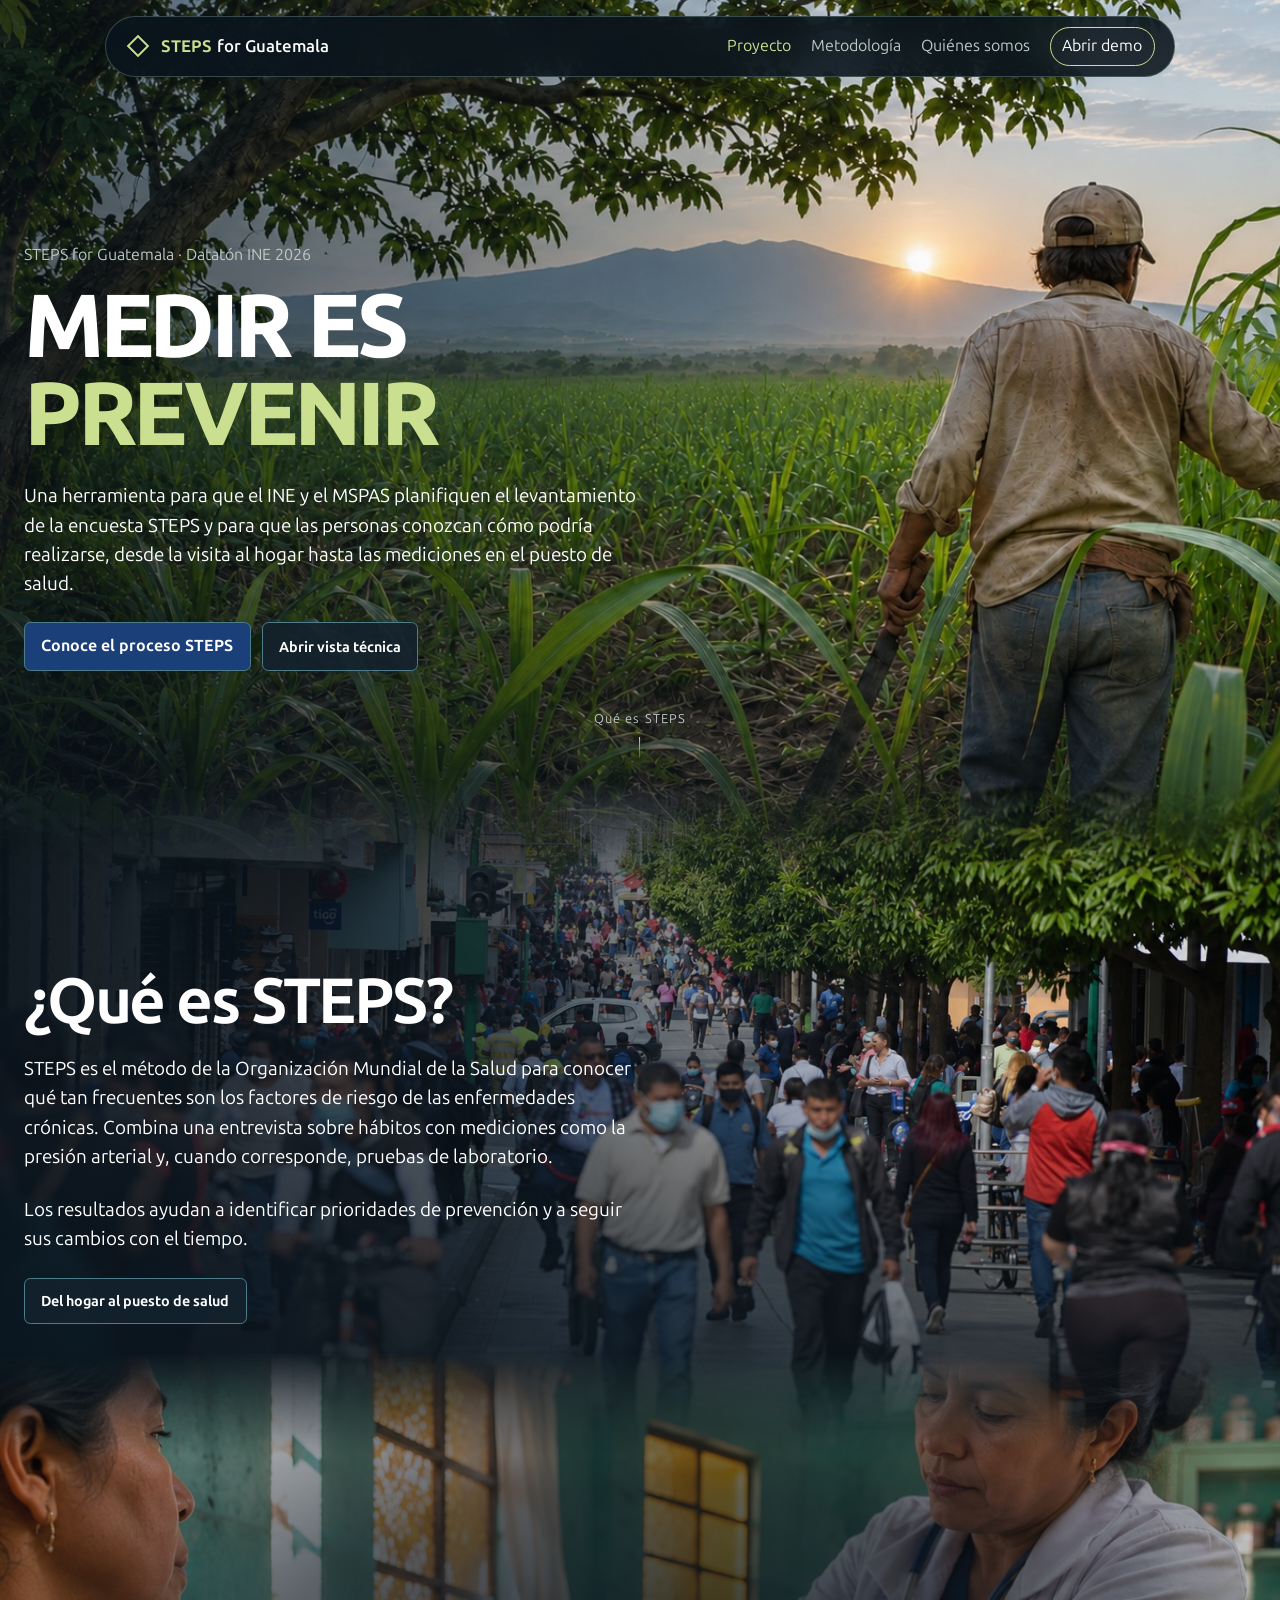
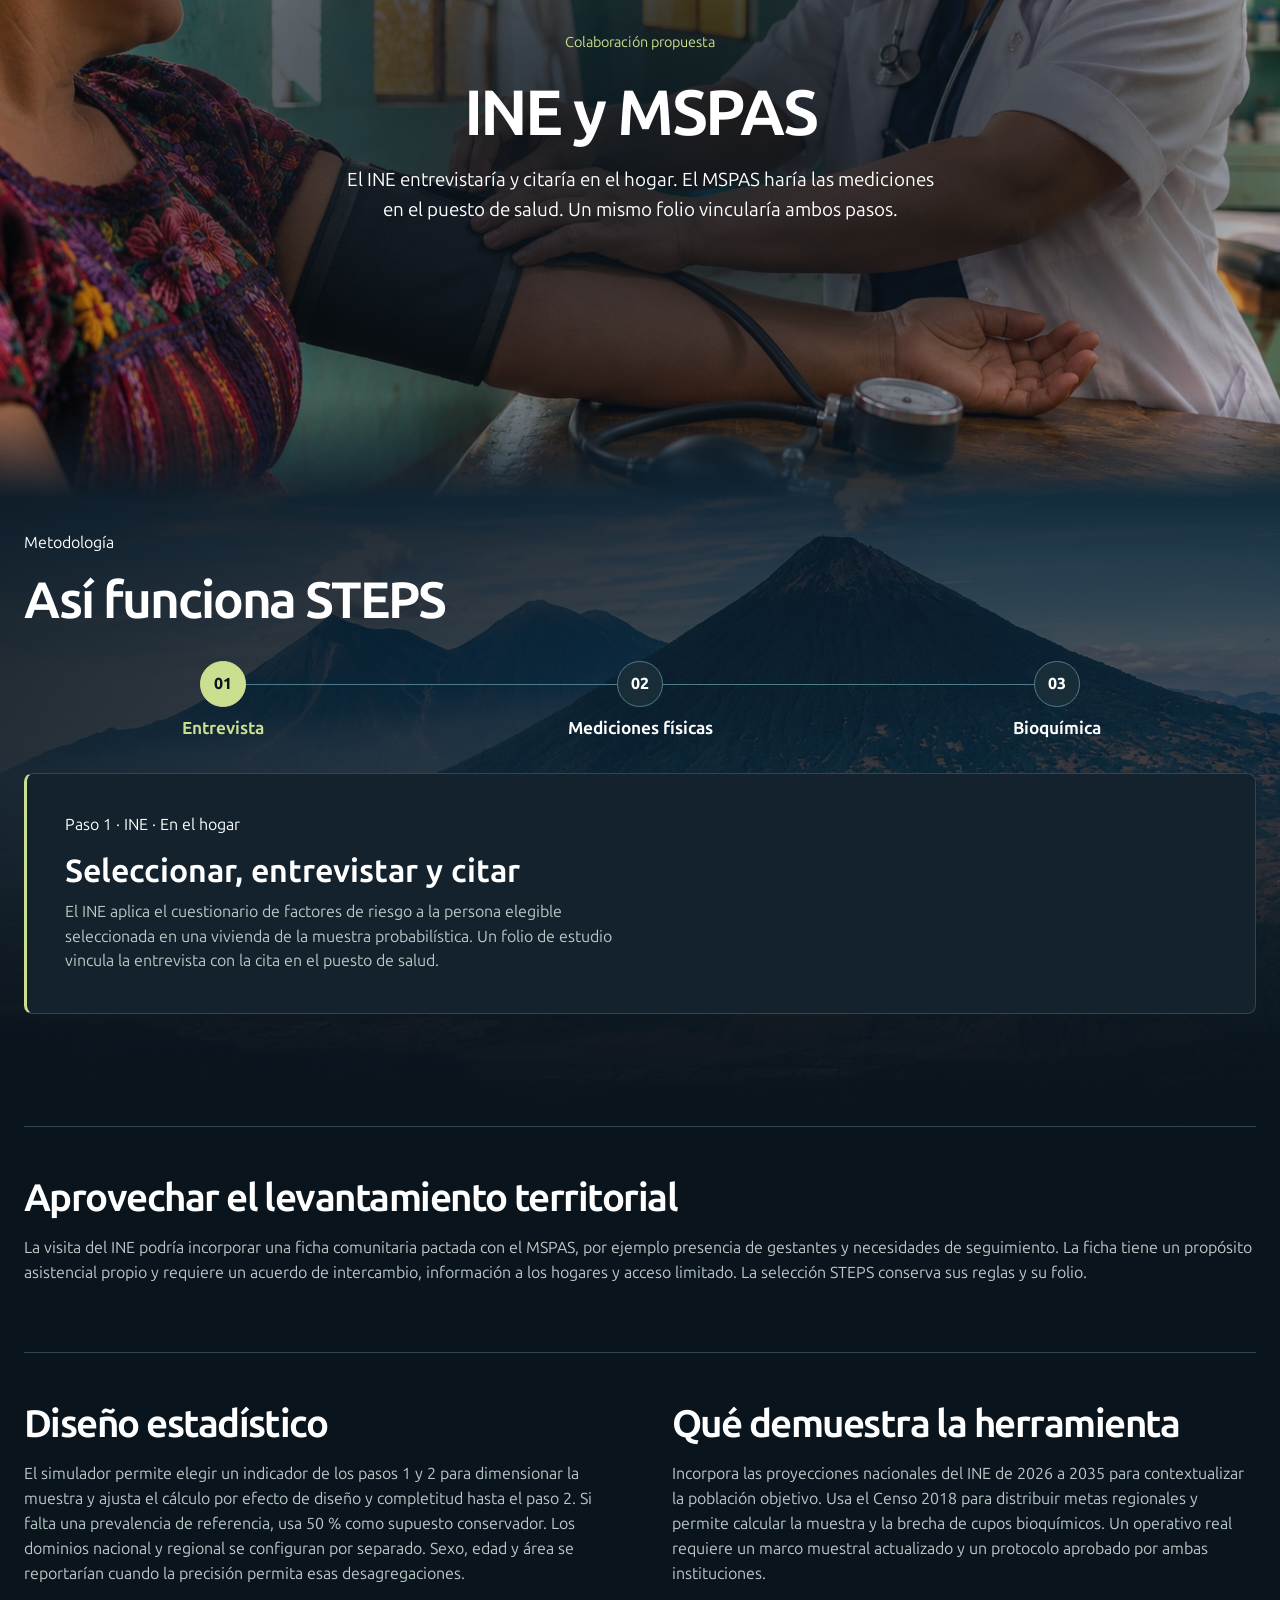
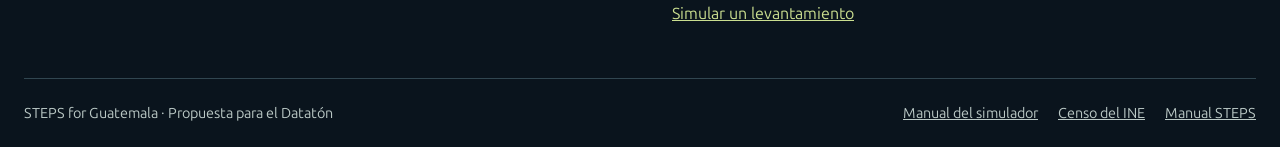
<file: index.html>
<!doctype html>
<html lang="es-GT">
<head>
  <meta charset="utf-8">
  <meta name="viewport" content="width=device-width, initial-scale=1">
  <meta name="description" content="Propuesta de planificación territorial para implementar la encuesta STEPS en Guatemala con el INE y el MSPAS.">
  <title>STEPS for Guatemala · Proyecto</title>
  <link rel="stylesheet" href="./assets/site.css">
  <link rel="preload" as="image" href="./assets/hero-field.jpg">
  <script src="./assets/landing.js" defer></script>
</head>
<body class="landing">
  <header class="site-header pill-header"><nav class="nav wrap" aria-label="Navegación principal">
    <a class="brand" href="./index.html"><span class="brand-mark" aria-hidden="true"></span><strong>STEPS</strong> for Guatemala</a>
    <div class="nav-links"><a href="./index.html" aria-current="page">Proyecto</a><a href="#flujo">Metodología</a><a class="nav-team" href="./equipo.html">Quiénes somos</a><a class="nav-cta" href="./demo.html">Abrir demo</a></div>
  </nav></header>
  <main>
    <section class="hero scene" aria-labelledby="hero-title">
      <img class="scene-photo" src="./assets/hero-field.jpg" alt="" fetchpriority="high">
      <div class="hero-copy wrap">
        <p class="eyebrow">STEPS for Guatemala · Datatón INE 2026</p>
        <h1 id="hero-title">Medir es<br> <em>prevenir</em></h1>
        <p>Una herramienta para que el INE y el MSPAS planifiquen el levantamiento de la encuesta STEPS y para que las personas conozcan cómo podría realizarse, desde la visita al hogar hasta las mediciones en el puesto de salud.</p>
        <div class="hero-actions"><a class="button" href="./poblacion.html">Conoce el proceso STEPS</a><a class="secondary" href="./demo.html">Abrir vista técnica</a></div>
      </div>
      <a class="scene-next" href="#puesto">Qué es STEPS</a>
    </section>

    <section id="puesto" class="steps-intro scene" aria-labelledby="puesto-title">
      <img class="scene-photo" src="./assets/steps-ciudad.jpg" alt="" loading="lazy" decoding="async">
      <div class="scene-copy wrap">
        <h2 id="puesto-title">¿Qué es STEPS?</h2>
        <p>STEPS es el método de la Organización Mundial de la Salud para conocer qué tan frecuentes son los factores de riesgo de las enfermedades crónicas. Combina una entrevista sobre hábitos con mediciones como la presión arterial y, cuando corresponde, pruebas de laboratorio.</p>
        <p>Los resultados ayudan a identificar prioridades de prevención y a seguir sus cambios con el tiempo.</p>
        <a class="secondary" href="#visita-salud">Del hogar al puesto de salud</a>
      </div>
    </section>

    <section id="visita-salud" class="clinic-scene scene" aria-labelledby="visita-salud-title">
      <img class="scene-photo" src="./assets/hero-clinic.jpg" width="1672" height="941" alt="" loading="lazy" decoding="async">
      <div class="scene-copy wrap">
        <p class="eyebrow">Colaboración propuesta</p>
        <h2 id="visita-salud-title">INE y MSPAS</h2>
        <p>El INE entrevistaría y citaría en el hogar. El MSPAS haría las mediciones en el puesto de salud. Un mismo folio vincularía ambos pasos.</p>
      </div>
    </section>

    <section id="flujo" class="methodology scene" aria-labelledby="flujo-title">
      <img class="scene-photo" src="./assets/steps-volcan.jpg" alt="" loading="lazy" decoding="async">
      <div class="wrap">
        <p class="eyebrow">Metodología</p>
        <h2 id="flujo-title">Así funciona STEPS</h2>
        <div class="step-track" aria-label="Pasos de la metodología STEPS" hidden>
          <button type="button" id="step-tab-1" aria-controls="step-panel-1"><span>01</span><strong>Entrevista</strong></button>
          <button type="button" id="step-tab-2" aria-controls="step-panel-2"><span>02</span><strong>Mediciones físicas</strong></button>
          <button type="button" id="step-tab-3" aria-controls="step-panel-3"><span>03</span><strong>Bioquímica</strong></button>
        </div>
        <div class="step-content">
          <article id="step-panel-1" class="step-panel">
            <p class="eyebrow">Paso 1 · INE · En el hogar</p>
            <h3>Seleccionar, entrevistar y citar</h3>
            <p>El INE aplica el cuestionario de factores de riesgo a la persona elegible seleccionada en una vivienda de la muestra probabilística. Un folio de estudio vincula la entrevista con la cita en el puesto de salud.</p>
          </article>
          <article id="step-panel-2" class="step-panel">
            <p class="eyebrow">Paso 2 · MSPAS · En el puesto de salud</p>
            <h3>Tomar las mediciones físicas</h3>
            <p>Personal capacitado mide presión arterial, peso, talla y cintura bajo supervisión del médico de turno. El equipo registra la asistencia y, cuando corresponde, ofrece una nueva cita a las personas que no pudieron llegar.</p>
          </article>
          <article id="step-panel-3" class="step-panel">
            <p class="eyebrow">Paso 3 · MSPAS · Según capacidad local</p>
            <h3>Programar las mediciones bioquímicas</h3>
            <p>El MSPAS estima los cupos según la disponibilidad de personal, equipo, insumos y control de calidad. El protocolo define si se utiliza química seca capilar o procesamiento venoso en laboratorio.</p>
          </article>
        </div>
      </div>
    </section>

    <section class="section wrap" aria-labelledby="piloto-title">
      <article><h2 id="piloto-title">Aprovechar el levantamiento territorial</h2><p>La visita del INE podría incorporar una ficha comunitaria pactada con el MSPAS, por ejemplo presencia de gestantes y necesidades de seguimiento. La ficha tiene un propósito asistencial propio y requiere un acuerdo de intercambio, información a los hogares y acceso limitado. La selección STEPS conserva sus reglas y su folio.</p></article>
    </section>

    <section class="section wrap split" aria-label="Diseño estadístico y alcance">
      <article><h2>Diseño estadístico</h2><p>El simulador permite elegir un indicador de los pasos 1 y 2 para dimensionar la muestra y ajusta el cálculo por efecto de diseño y completitud hasta el paso 2. Si falta una prevalencia de referencia, usa 50 % como supuesto conservador. Los dominios nacional y regional se configuran por separado. Sexo, edad y área se reportarían cuando la precisión permita esas desagregaciones.</p></article>
      <article><h2>Qué demuestra la herramienta</h2><p>Incorpora las proyecciones nacionales del INE de 2026 a 2035 para contextualizar la población objetivo. Usa el Censo 2018 para distribuir metas regionales y permite calcular la muestra y la brecha de cupos bioquímicos. Un operativo real requiere un marco muestral actualizado y un protocolo aprobado por ambas instituciones.</p><a class="text-link" href="./demo.html">Simular un levantamiento</a></article>
    </section>
  </main>
  <footer class="footer wrap"><span>STEPS for Guatemala · Propuesta para el Datatón</span><div><a href="./manual.html">Manual del simulador</a><a href="https://www.ine.gob.gt/censo-poblacion/">Censo del INE</a><a href="https://www.who.int/teams/noncommunicable-diseases/surveillance/systems-tools/steps/manuals">Manual STEPS</a></div></footer>
</body>
</html>
</file>
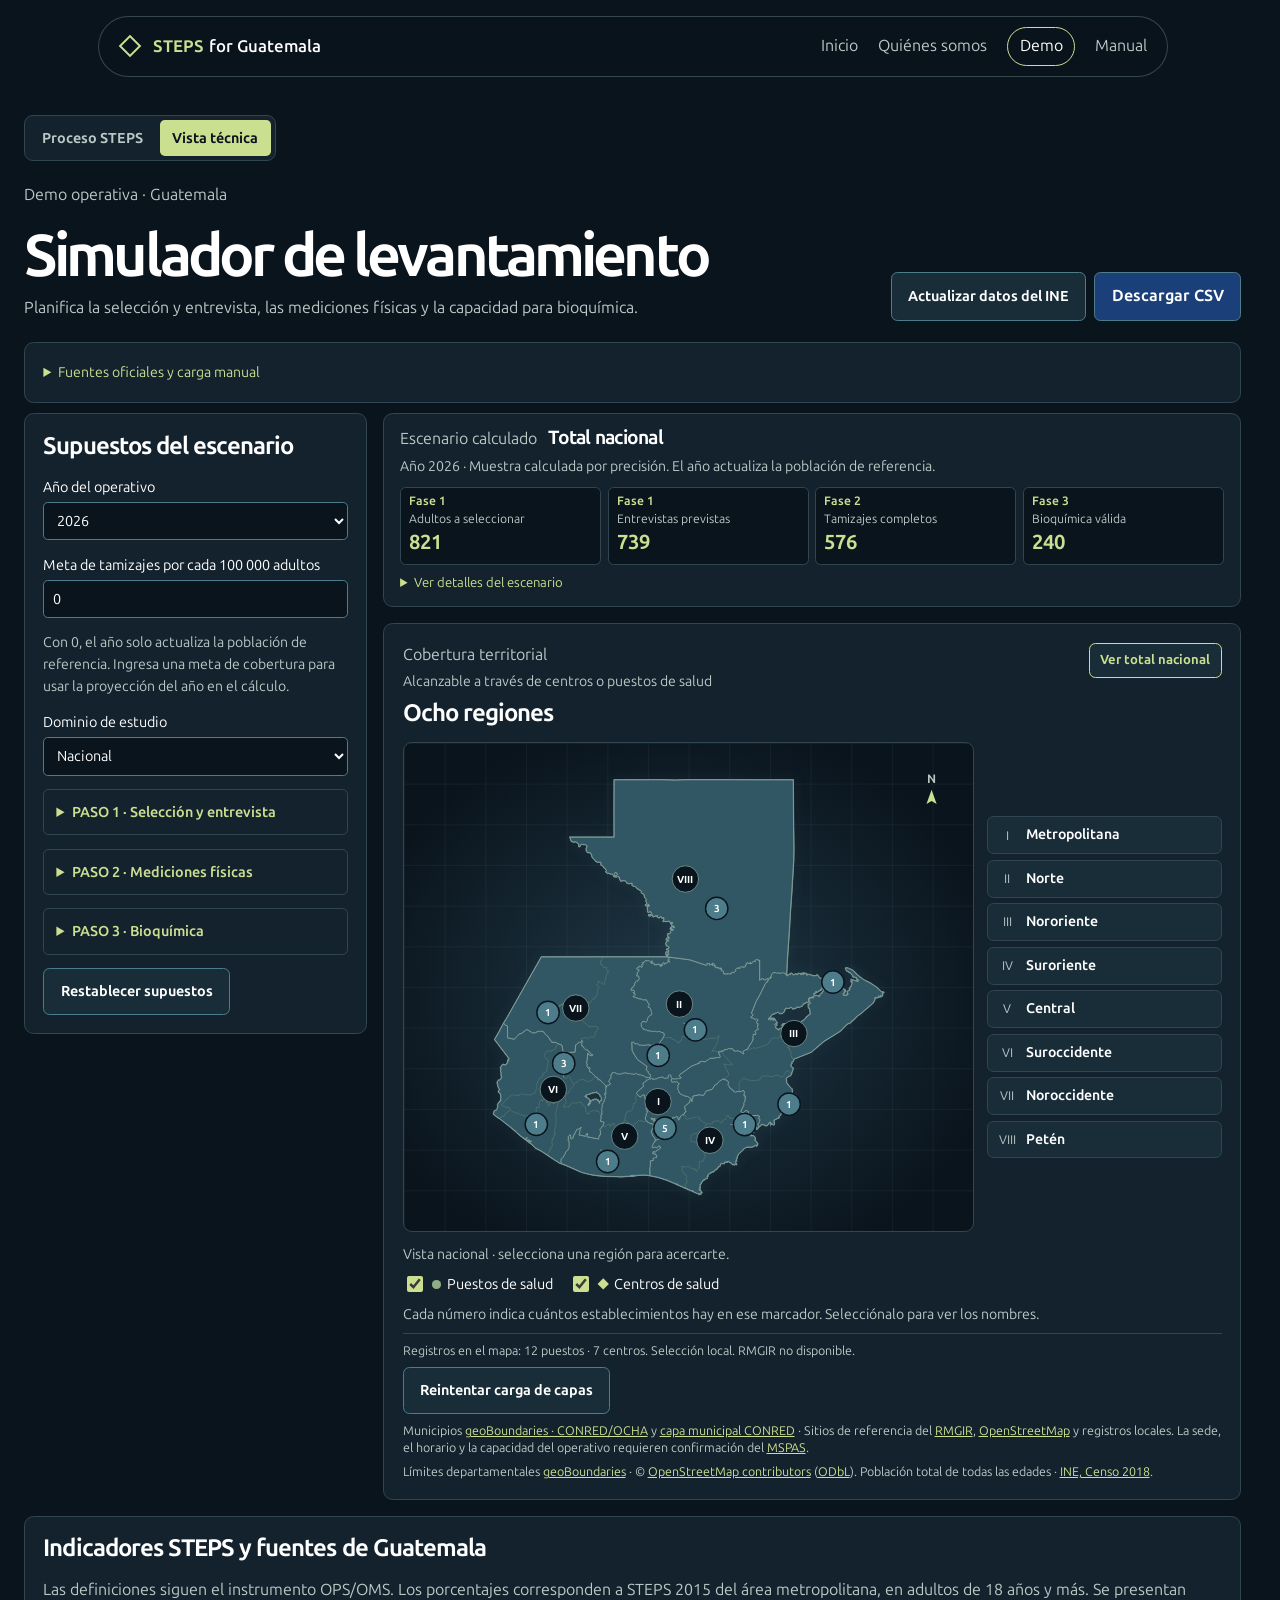
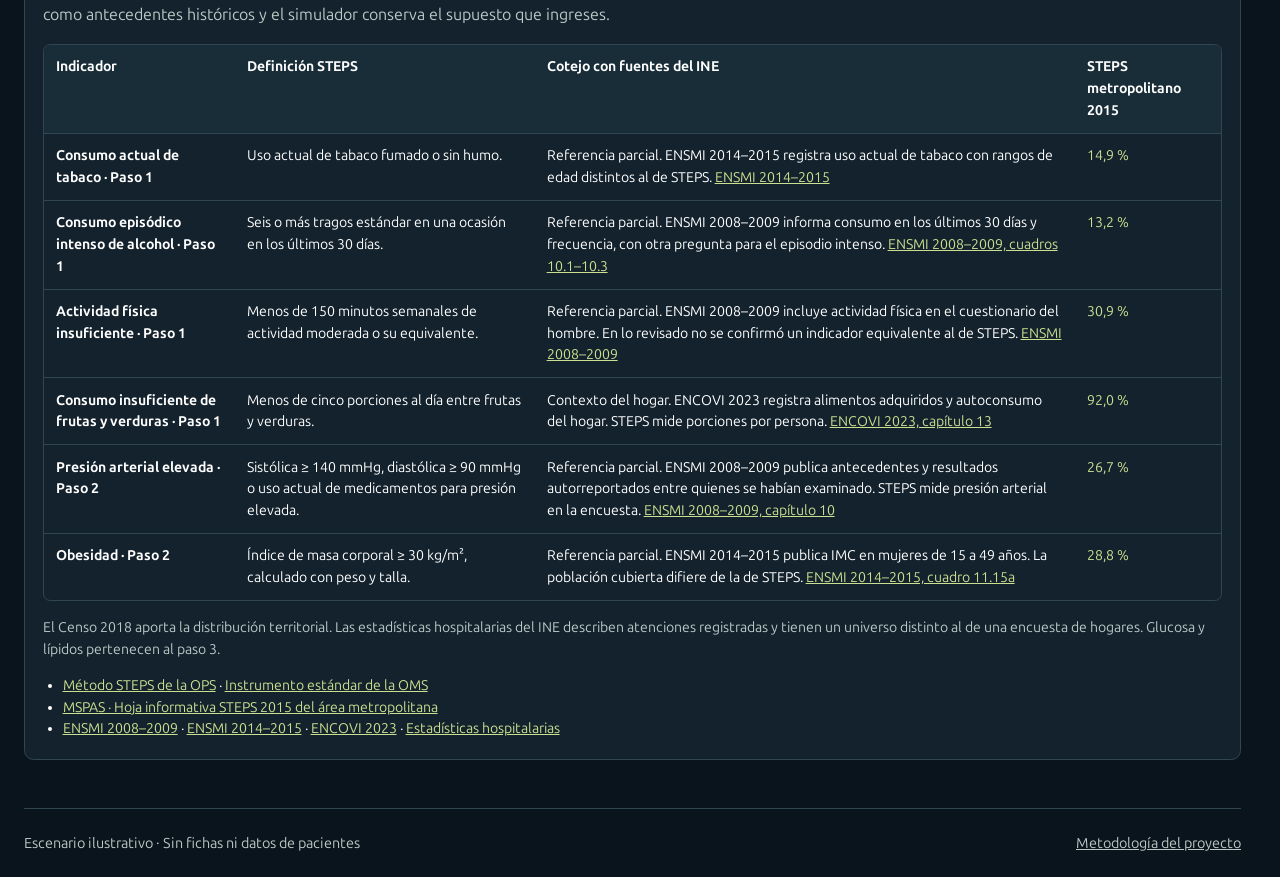
<file: demo.html>
<!doctype html>
<html lang="es-GT">
<head>
  <meta charset="utf-8">
  <meta name="viewport" content="width=device-width, initial-scale=1">
  <title>STEPS for Guatemala · Simulador</title>
  <link rel="stylesheet" href="./assets/site.css">
  <script src="./assets/population-projections.js" defer></script>
  <script src="./assets/territory.js" defer></script>
  <script src="./assets/regional-map.js" defer></script>
  <script src="./assets/planner.js" defer></script>
  <script src="./assets/health-sites.js" defer></script>
  <script src="./assets/regional-detail.js" defer></script>
  <script src="./assets/demo.js" defer></script>
  <script src="./assets/ine-update.js" defer></script>
  <script src="./assets/demo-views.js" defer></script>
</head>
<body class="demo-page">
  <header class="site-header pill-header"><nav class="nav wrap" aria-label="Navegación principal">
    <a class="brand" href="./index.html"><span class="brand-mark" aria-hidden="true"></span><strong>STEPS</strong> for Guatemala</a>
    <div class="nav-links"><a href="./index.html">Inicio</a><a class="nav-team" href="./equipo.html">Quiénes somos</a><a href="./demo.html" class="nav-cta" aria-current="page">Demo</a><a href="./manual.html">Manual</a></div>
  </nav></header>
  <div class="wrap demo-view-tabs">
    <nav class="demo-views" aria-label="Vistas de la demo">
      <a href="./poblacion.html">Proceso STEPS</a>
      <a href="./demo.html" aria-current="page">Vista técnica</a>
    </nav>
  </div>
  <main class="wrap demo demo-view-content">
    <header class="demo-header">
      <div><p class="eyebrow">Demo operativa · Guatemala</p><h1>Simulador de levantamiento</h1><p>Planifica la selección y entrevista, las mediciones físicas y la capacidad para bioquímica.</p></div>
      <div class="demo-actions">
        <button class="secondary" type="button" id="ine-update">Actualizar datos del INE</button>
        <button class="button" type="button" id="export">Descargar CSV</button>
      </div>
    </header>
    <noscript>Activa JavaScript para usar el simulador.</noscript>
    <details id="ine-sources" class="panel ine-sources">
      <summary>Fuentes oficiales y carga manual</summary>
      <p class="note"><a href="https://datos.ine.gob.gt/group/poblacion">Datos abiertos del INE</a> · <a href="https://www.ine.gob.gt/censo-poblacion/">Censo 2018</a> · <a href="https://www.ine.gob.gt/proyecciones/">Proyecciones del INE</a> · <a href="https://www.ine.gob.gt/ine/wp-content/uploads/2020/08/01-Metodologia-Nacional.pdf">PDF nacional, cuadro 9</a></p>
      <p class="note">La consulta recalcula el total de 18 a 69 años a partir de las edades simples del cuadro 9. El Censo 2018 es la base histórica del reparto regional.</p>
      <label>Cargar el PDF nacional descargado<input type="file" id="ine-file" accept=".pdf,application/pdf"></label>
    </details>
    <p id="ine-status" class="note" role="status"></p>
    <div class="dashboard">
      <section class="panel settings" aria-labelledby="config-title">
        <h2 id="config-title">Supuestos del escenario</h2>
        <form id="settings">
          <label>Año del operativo<select name="year"><option>2026</option><option>2027</option><option>2028</option><option>2029</option><option>2030</option><option>2031</option><option>2032</option><option>2033</option><option>2034</option><option>2035</option></select></label>
          <label>Meta de tamizajes por cada 100 000 adultos
            <input name="coverageRate" type="number" value="0" min="0" max="100000" step="1" required aria-describedby="coverage-rate-note">
          </label>
          <p class="note" id="coverage-rate-note">Con 0, el año solo actualiza la población de referencia. Ingresa una meta de cobertura para usar la proyección del año en el cálculo.</p>
          <label>Dominio de estudio<select name="domain"><option value="national">Nacional</option><option value="regional">Ocho dominios regionales</option></select></label>
          <details class="settings-step" name="settings-step">
            <summary>PASO 1 · Selección y entrevista</summary>
            <div class="settings-fields">
              <p class="note">El INE selecciona la muestra, entrevista y cita para las mediciones. El tamaño inicial también contempla la participación esperada en el paso 2.</p>
              <label>Indicador de diseño
                <select name="indicator" aria-describedby="design-note indicator-reference">
                  <option value="conservador">Sin prevalencia previa · criterio conservador</option>
                  <optgroup label="Paso 1 · Entrevista">
                    <option value="tabaco">Consumo actual de tabaco</option>
                    <option value="alcohol">Consumo episódico intenso de alcohol</option>
                    <option value="inactividad">Actividad física insuficiente</option>
                    <option value="alimentacion">Consumo insuficiente de frutas y verduras</option>
                  </optgroup>
                  <optgroup label="Paso 2 · Mediciones físicas">
                    <option value="presion">Presión arterial elevada</option>
                    <option value="obesidad">Obesidad</option>
                  </optgroup>
                </select>
              </label>
              <div class="form-grid">
                <label>Prevalencia esperada (%)<input name="prevalence" type="number" value="50" min="1" max="99" required></label>
                <label>Error absoluto (p. p.)<input name="margin" type="number" value="5" min="1" max="25" step="0.1" required></label>
                <label>Efecto de diseño (DEFF)<input name="deff" type="number" value="1.5" min="1" max="10" step="0.1" required></label>
              </div>
              <p id="design-note" class="note"></p>
              <p id="indicator-reference" class="note" aria-live="polite" hidden></p>
              <p class="note"><a href="#cotejo-indicadores">Ver el cotejo OPS/OMS e INE</a> · <a href="./manual.html#diseno">Entender los parámetros</a></p>
              <label>Entrevista de seleccionados (%)<input name="interview" type="number" value="90" min="1" max="100" required></label>
            </div>
          </details>
          <details class="settings-step" name="settings-step">
            <summary>PASO 2 · Mediciones físicas</summary>
            <div class="settings-fields">
              <label>Paso 2 completo de citados (%)<input name="attendance" type="number" value="78" min="1" max="100" required></label>
              <p class="note">El MSPAS mide presión arterial, peso, talla y cintura según el protocolo. La demo supone una cita por entrevista completa.</p>
            </div>
          </details>
          <details class="settings-step" name="settings-step">
            <summary>PASO 3 · Bioquímica</summary>
            <div class="settings-fields">
              <p class="note">El MSPAS planifica invitaciones, cupos y mediciones válidas según su capacidad operativa.</p>
              <label>Modalidad<select name="mode"><option value="portable">Química seca capilar</option><option value="lab">Laboratorio de referencia</option><option value="off">Paso 3 deshabilitado</option></select></label>
              <div id="bio-fields" class="form-grid">
                <label>Participantes del paso 2 a invitar (%)<input name="invite" type="number" value="60" min="0" max="100" required></label>
                <label>Cupos totales del operativo<input name="capacity" type="number" value="300" min="0" max="10000000" required></label>
                <label>Mediciones válidas con cupo (%)<input name="valid" type="number" value="80" min="0" max="100" required></label>
              </div>
              <p id="mode-note" class="note"></p>
            </div>
          </details>
          <p class="form-error" id="form-error" role="status" hidden>Completa los valores dentro de los rangos indicados para actualizar el escenario.</p>
          <button class="secondary" type="reset">Restablecer supuestos</button>
        </form>
      </section>
      <div class="workspace">
        <section class="panel results" aria-labelledby="result-title">
          <div class="scenario-heading">
            <p class="eyebrow">Escenario calculado</p>
            <h2 id="result-title">Total nacional</h2>
          </div>
          <p id="scenario-basis" class="note scenario-basis" role="status"></p>
          <div class="metrics scenario-metrics">
            <div><span class="phase-label">Fase 1</span><span>Adultos a seleccionar</span><strong id="result-sample">—</strong></div>
            <div><span class="phase-label">Fase 1</span><span>Entrevistas previstas</span><strong id="result-step1">—</strong></div>
            <div><span class="phase-label">Fase 2</span><span>Tamizajes completos</span><strong id="result-step2">—</strong></div>
            <div><span class="phase-label">Fase 3</span><span>Bioquímica válida</span><strong id="result-step3">—</strong></div>
          </div>
          <details class="scenario-details">
            <summary>Ver detalles del escenario</summary>
            <p id="summary" class="note" role="status"></p>
            <p id="scenario-coverage" class="note"></p>
            <section class="population-context" aria-labelledby="population-title">
              <h3 id="population-title">Población de referencia</h3>
              <div class="metrics">
                <div><span id="projection-total-label">Población nacional proyectada</span><strong id="projection-total">—</strong></div>
                <div><span id="projection-adults-label">Población nacional de 18 a 69 años</span><strong id="projection-adults">—</strong></div>
                <div><span>Población censada por país o región · 2018</span><strong id="result-population">—</strong></div>
              </div>
              <p class="note">El <a href="https://www.ine.gob.gt/ine/wp-content/uploads/2020/08/01-Metodologia-Nacional.pdf">cuadro 9 del INE</a> proporciona la proyección nacional. Para repartir la muestra nacional entre regiones se usan las proporciones del Censo 2018.</p>
            </section>
            <section class="scenario-progress" aria-labelledby="progress-title">
              <h3 id="progress-title">Participación respecto de la muestra inicial</h3>
              <label>Fase 1 · Entrevistas previstas<progress id="bar1" max="100" value="0" aria-label="Entrevistas previstas en relación con la muestra inicial"></progress></label>
              <label>Fase 2 · Tamizajes completos previstos<progress id="bar2" max="100" value="0" aria-label="Tamizajes completos previstos en relación con la muestra inicial"></progress></label>
              <label>Fase 3 · Mediciones bioquímicas válidas previstas<progress id="bar3" max="100" value="0" aria-label="Mediciones bioquímicas válidas previstas en relación con la muestra inicial"></progress></label>
              <p id="bio-detail" class="note"></p>
            </section>
          </details>
        </section>
        <section class="panel territory" aria-labelledby="territory-title">
          <div class="panel-heading"><div><p class="eyebrow">Cobertura territorial</p><p class="note map-subtitle">Alcanzable a través de centros o puestos de salud</p><h2 id="territory-title">Ocho regiones</h2></div><div class="map-actions"><button id="map-back" class="secondary" type="button" hidden></button><button id="national" class="secondary" type="button" aria-pressed="true">Ver total nacional</button></div></div>
          <div class="map-layout">
            <div class="map-surface">
              <svg id="region-map" viewBox="0 0 560 480" role="group" aria-label="Mapa interactivo de las ocho regiones de Guatemala">
                <defs>
                  <pattern id="map-grid" width="40" height="40" patternUnits="userSpaceOnUse"><path d="M40 0H0V40"/></pattern>
                </defs>
                <rect class="map-grid" width="560" height="480" fill="url(#map-grid)" aria-hidden="true"/>
                <g class="map-compass" transform="translate(519 45)" aria-hidden="true">
                  <text text-anchor="middle" y="-6">N</text><path d="M0 1 L-5 15 L0 12 L5 15Z"/>
                </g>
                <g id="map-camera">
                  <path id="map-country" aria-hidden="true"/>
                  <g id="map-regions"></g>
                  <path id="map-departments" aria-hidden="true"/>
                  <g id="map-municipalities"></g>
                  <g id="map-facility-leaders" aria-hidden="true"></g>
                  <g id="map-facilities"></g>
                  <g id="map-labels" aria-hidden="true"></g>
                </g>
              </svg>
              <span id="map-region-name" class="map-region-name" aria-hidden="true" hidden></span>
            </div>
            <div id="region-grid" class="region-grid" aria-label="Lista de regiones"></div>
          </div>
          <div id="region-detail" class="region-detail" hidden>
            <nav id="territory-navigation" class="territory-navigation" aria-label="Navegación territorial">
              <label>Departamento<select id="map-department"></select></label>
              <label>Municipio<select id="map-municipality"></select></label>
            </nav>
            <p id="map-coverage" class="note" role="status"></p>
            <div id="facility-legend" class="map-legend" aria-label="Simbología del mapa" hidden>
              <label><input id="show-posts" type="checkbox" checked><span class="key-post" aria-hidden="true"></span> Puestos de salud</label>
              <label><input id="show-centres" type="checkbox" checked><span class="key-centre" aria-hidden="true"></span> Centros de salud</label>
            </div>
            <p id="map-marker-guide" class="note"></p>
            <p id="district-status" class="note" role="status"></p>
            <p id="facility-status" class="note map-footnote" role="status"></p>
            <div id="facility-detail" class="facility-detail note" aria-live="polite" hidden></div>
            <div id="municipal-sites" class="municipal-sites" hidden></div>
            <section id="cajola-profile" class="municipal-profile" aria-label="Ficha territorial de Cajolá" hidden>
              <h3>Cajolá · Ficha territorial</h3>
              <p class="note">El esquema compartido registra 11 sitios. Conservamos el tipo indicado en ese esquema. Las fichas sin coordenadas verificadas quedan en la lista y el CAP se registra por separado.</p>
              <dl><dt>Puestos de salud</dt><dd>Xecol, Xetalbijoj y Cajolá Chiquito.</dd>
              <dt>Centros comunitarios</dt><dd>La Ciénaga, Los Díaz y Los Molina, La Vista / Los Vásquez, Las Delicias, Buena Vista, Los Mencho, La Cruz y La Cumbre.</dd>
              <dt>Centro de Atención Permanente (CAP)</dt><dd>Cabecera municipal. <a href="https://portal.segeplan.gob.gt/segeplan/wp-content/uploads/2025/05/0907_PDM_OT_CAJOLA.pdf">Plan de Desarrollo Municipal, SEGEPLAN</a></dd></dl>
            </section>
            <p id="olintepeque-note" class="note" hidden>El puesto de la colonia El Trigal se registra por separado, pendiente de coordenadas verificadas. <a href="https://agn.gt/puesto-de-salud-en-olintepeque-quetzaltenango-ya-inicio-labores">Fuente: AGN</a>.</p>
            <button id="reload-layers" class="secondary" type="button" hidden>Reintentar carga de capas</button>
            <p class="note map-footnote">Municipios <a href="https://www.geoboundaries.org/api/current/gbOpen/GTM/ADM2/">geoBoundaries · CONRED/OCHA</a> y <a href="https://sig.conred.gob.gt/server/rest/services/Hosted/Limites_municipales/FeatureServer/0">capa municipal CONRED</a> · Sitios de referencia del <a href="https://rmgir.proyectomesoamerica.org/server/rest/services/RMGIR/Guatemala_Sistema_Expuesto_WGS1984/MapServer/2">RMGIR</a>, <a href="https://www.openstreetmap.org/copyright">OpenStreetMap</a> y registros locales. La sede, el horario y la capacidad del operativo requieren confirmación del <a href="https://establecimientosdesalud.mspas.gob.gt/">MSPAS</a>.</p>
          </div>
          <p class="note map-footnote">Límites departamentales <a href="https://www.geoboundaries.org/api/current/gbOpen/GTM/ADM1/">geoBoundaries</a> · © <a href="https://www.openstreetmap.org/copyright">OpenStreetMap contributors</a> (<a href="https://opendatacommons.org/licenses/odbl/1-0/">ODbL</a>). Población total de todas las edades · <a href="https://www.ine.gob.gt/sistema/uploads/2021/11/19/202111192139096rGNQ5SfAlepmPGfYTovW9MF6X2turyT.pdf">INE, Censo 2018</a>.</p>
        </section>
      </div>
    </div>
    <section class="panel indicator-crosswalk" id="cotejo-indicadores" aria-labelledby="crosswalk-title">
      <h2 id="crosswalk-title">Indicadores STEPS y fuentes de Guatemala</h2>
      <p>Las definiciones siguen el instrumento OPS/OMS. Los porcentajes corresponden a STEPS 2015 del área metropolitana, en adultos de 18 años y más. Se presentan como antecedentes históricos y el simulador conserva el supuesto que ingreses.</p>
      <div class="table-scroll" tabindex="0" role="region" aria-label="Tabla de cotejo de los seis indicadores">
        <table>
          <thead><tr><th scope="col">Indicador</th><th scope="col">Definición STEPS</th><th scope="col">Cotejo con fuentes del INE</th><th scope="col">STEPS metropolitano 2015</th></tr></thead>
          <tbody>
            <tr data-indicator="tabaco"><th scope="row">Consumo actual de tabaco · Paso 1</th><td>Uso actual de tabaco fumado o sin humo.</td><td>Referencia parcial. ENSMI 2014–2015 registra uso actual de tabaco con rangos de edad distintos al de STEPS. <a href="#ensmi-2014">ENSMI 2014–2015</a></td><td>14,9 %</td></tr>
            <tr data-indicator="alcohol"><th scope="row">Consumo episódico intenso de alcohol · Paso 1</th><td>Seis o más tragos estándar en una ocasión en los últimos 30 días.</td><td>Referencia parcial. ENSMI 2008–2009 informa consumo en los últimos 30 días y frecuencia, con otra pregunta para el episodio intenso. <a href="#ensmi-2008">ENSMI 2008–2009, cuadros 10.1–10.3</a></td><td>13,2 %</td></tr>
            <tr data-indicator="inactividad"><th scope="row">Actividad física insuficiente · Paso 1</th><td>Menos de 150 minutos semanales de actividad moderada o su equivalente.</td><td>Referencia parcial. ENSMI 2008–2009 incluye actividad física en el cuestionario del hombre. En lo revisado no se confirmó un indicador equivalente al de STEPS. <a href="#ensmi-2008">ENSMI 2008–2009</a></td><td>30,9 %</td></tr>
            <tr data-indicator="alimentacion"><th scope="row">Consumo insuficiente de frutas y verduras · Paso 1</th><td>Menos de cinco porciones al día entre frutas y verduras.</td><td>Contexto del hogar. ENCOVI 2023 registra alimentos adquiridos y autoconsumo del hogar. STEPS mide porciones por persona. <a href="#encovi-2023">ENCOVI 2023, capítulo 13</a></td><td>92,0 %</td></tr>
            <tr data-indicator="presion"><th scope="row">Presión arterial elevada · Paso 2</th><td>Sistólica ≥ 140 mmHg, diastólica ≥ 90 mmHg o uso actual de medicamentos para presión elevada.</td><td>Referencia parcial. ENSMI 2008–2009 publica antecedentes y resultados autorreportados entre quienes se habían examinado. STEPS mide presión arterial en la encuesta. <a href="#ensmi-2008">ENSMI 2008–2009, capítulo 10</a></td><td>26,7 %</td></tr>
            <tr data-indicator="obesidad"><th scope="row">Obesidad · Paso 2</th><td>Índice de masa corporal ≥ 30 kg/m², calculado con peso y talla.</td><td>Referencia parcial. ENSMI 2014–2015 publica IMC en mujeres de 15 a 49 años. La población cubierta difiere de la de STEPS. <a href="#ensmi-2014">ENSMI 2014–2015, cuadro 11.15a</a></td><td>28,8 %</td></tr>
          </tbody>
        </table>
      </div>
      <p class="note">El Censo 2018 aporta la distribución territorial. Las estadísticas hospitalarias del INE describen atenciones registradas y tienen un universo distinto al de una encuesta de hogares. Glucosa y lípidos pertenecen al paso 3.</p>
      <ul class="crosswalk-sources note">
        <li><a href="https://www.paho.org/es/documentos/metodo-opsoms-para-vigilancia-factores-riesgo-enfermedades-no-transmisibles-steps">Método STEPS de la OPS</a> · <a href="https://www.who.int/teams/noncommunicable-diseases/surveillance/systems-tools/steps/instrument">Instrumento estándar de la OMS</a></li>
        <li><a href="https://epidemiologia.mspas.gob.gt/index.php/informacion/vigilancia-epidemiologica/salas-situacionales?download=242%3Asteps-2015">MSPAS · Hoja informativa STEPS 2015 del área metropolitana</a></li>
        <li><a id="ensmi-2008" href="https://www.ine.gob.gt/sistema/uploads/2014/01/22/LYk4A1kGJAO7lvfS0Aq6tezcUa9tQh35.pdf">ENSMI 2008–2009</a> · <a id="ensmi-2014" href="https://www.dhsprogram.com/pubs/pdf/fr318/fr318.pdf">ENSMI 2014–2015</a> · <a id="encovi-2023" href="https://www.ine.gob.gt/wp-content/uploads/2024/11/Guia-para-el-uso-de-bases-de-datos_v_final.pdf">ENCOVI 2023</a> · <a href="https://www.ine.gob.gt/estadisticas-hospitalarias/">Estadísticas hospitalarias</a></li>
      </ul>
    </section>
  </main>
  <footer class="footer wrap"><span>Escenario ilustrativo · Sin fichas ni datos de pacientes</span><a href="./index.html">Metodología del proyecto</a></footer>
</body>
</html>
</file>
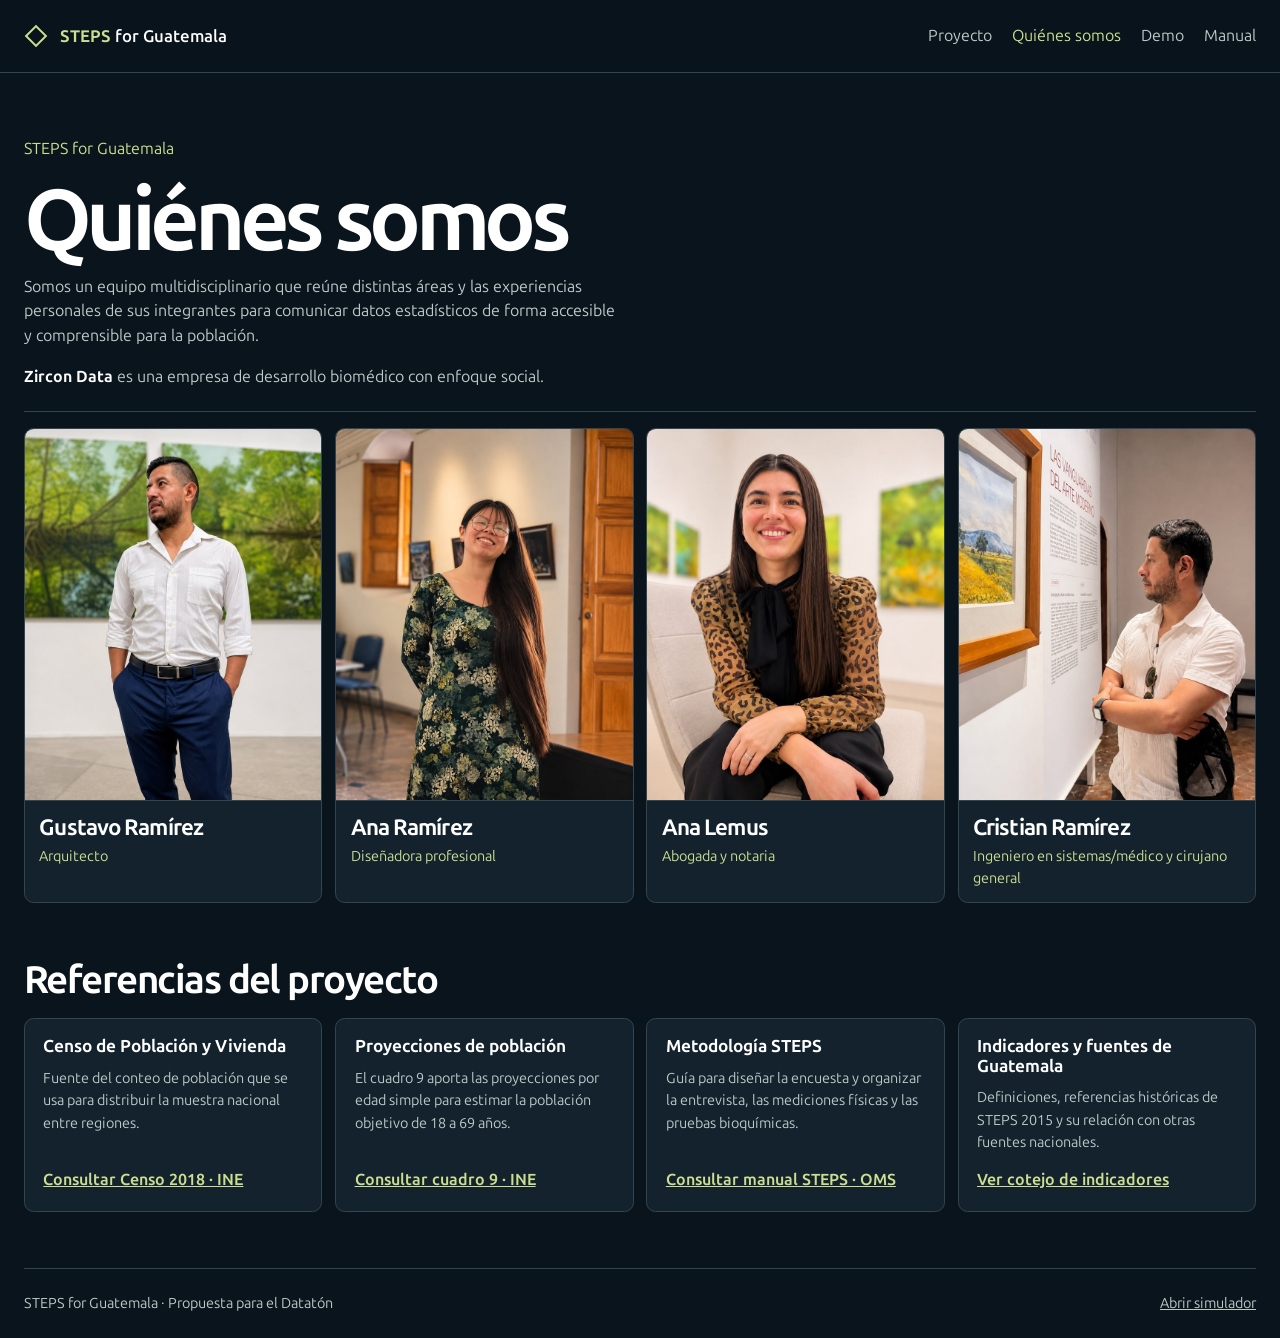
<file: equipo.html>
<!doctype html>
<html lang="es-GT">
<head>
  <meta charset="utf-8">
  <meta name="viewport" content="width=device-width, initial-scale=1">
  <meta name="description" content="Conoce al equipo de STEPS for Guatemala.">
  <title>Quiénes somos · STEPS for Guatemala</title>
  <link rel="stylesheet" href="./assets/site.css">
</head>
<body>
  <header class="site-header"><nav class="nav wrap" aria-label="Navegación principal">
    <a class="brand" href="./index.html"><span class="brand-mark" aria-hidden="true"></span><strong>STEPS</strong> for Guatemala</a>
    <div class="nav-links"><a href="./index.html">Proyecto</a><a href="./equipo.html" aria-current="page">Quiénes somos</a><a href="./demo.html">Demo</a><a href="./manual.html">Manual</a></div>
  </nav></header>
  <main class="wrap team-page">
    <header class="team-intro">
      <p class="eyebrow">STEPS for Guatemala</p>
      <h1>Quiénes somos</h1>
      <p>Somos un equipo multidisciplinario que reúne distintas áreas y las experiencias personales de sus integrantes para comunicar datos estadísticos de forma accesible y comprensible para la población.</p>
      <p><strong>Zircon Data</strong> es una empresa de desarrollo biomédico con enfoque social.</p>
    </header>
    <ul class="team-grid" aria-label="Integrantes del equipo">
      <li class="team-card">
        <img src="./assets/team/gustavo-ramirez.jpg" alt="" width="800" height="1000" decoding="async" style="--portrait-position: 50% 18%">
        <div class="team-caption"><h2>Gustavo Ramírez</h2><p>Arquitecto</p></div>
      </li>
      <li class="team-card">
        <img src="./assets/team/ana-ramirez.jpg" alt="" width="800" height="1000" decoding="async" style="--portrait-position: 50% 22%">
        <div class="team-caption"><h2>Ana Ramírez</h2><p>Diseñadora profesional</p></div>
      </li>
      <li class="team-card">
        <img src="./assets/team/ana-lemus.jpg" alt="" width="800" height="1000" decoding="async" style="--portrait-position: 50% 20%">
        <div class="team-caption"><h2>Ana Lemus</h2><p>Abogada y notaria</p></div>
      </li>
      <li class="team-card">
        <img src="./assets/team/cristian-ramirez.jpg" alt="" width="800" height="1000" decoding="async" style="--portrait-position: 50% 22%">
        <div class="team-caption"><h2>Cristian Ramírez</h2><p>Ingeniero en sistemas/médico y cirujano general</p></div>
      </li>
    </ul>
    <section class="team-references" aria-labelledby="references-title">
      <h2 id="references-title">Referencias del proyecto</h2>
      <div class="team-reference-grid">
        <article class="panel"><h3>Censo de Población y Vivienda</h3><p>Fuente del conteo de población que se usa para distribuir la muestra nacional entre regiones.</p><a class="text-link" href="https://www.ine.gob.gt/censo-poblacion/">Consultar Censo 2018 · INE</a></article>
        <article class="panel"><h3>Proyecciones de población</h3><p>El cuadro 9 aporta las proyecciones por edad simple para estimar la población objetivo de 18 a 69 años.</p><a class="text-link" href="https://www.ine.gob.gt/ine/wp-content/uploads/2020/08/01-Metodologia-Nacional.pdf">Consultar cuadro 9 · INE</a></article>
        <article class="panel"><h3>Metodología STEPS</h3><p>Guía para diseñar la encuesta y organizar la entrevista, las mediciones físicas y las pruebas bioquímicas.</p><a class="text-link" href="https://www.who.int/teams/noncommunicable-diseases/surveillance/systems-tools/steps/manuals">Consultar manual STEPS · OMS</a></article>
        <article class="panel"><h3>Indicadores y fuentes de Guatemala</h3><p>Definiciones, referencias históricas de STEPS 2015 y su relación con otras fuentes nacionales.</p><a class="text-link" href="./demo.html#cotejo-indicadores">Ver cotejo de indicadores</a></article>
      </div>
    </section>
  </main>
  <footer class="footer wrap"><span>STEPS for Guatemala · Propuesta para el Datatón</span><a href="./demo.html">Abrir simulador</a></footer>
</body>
</html>
</file>
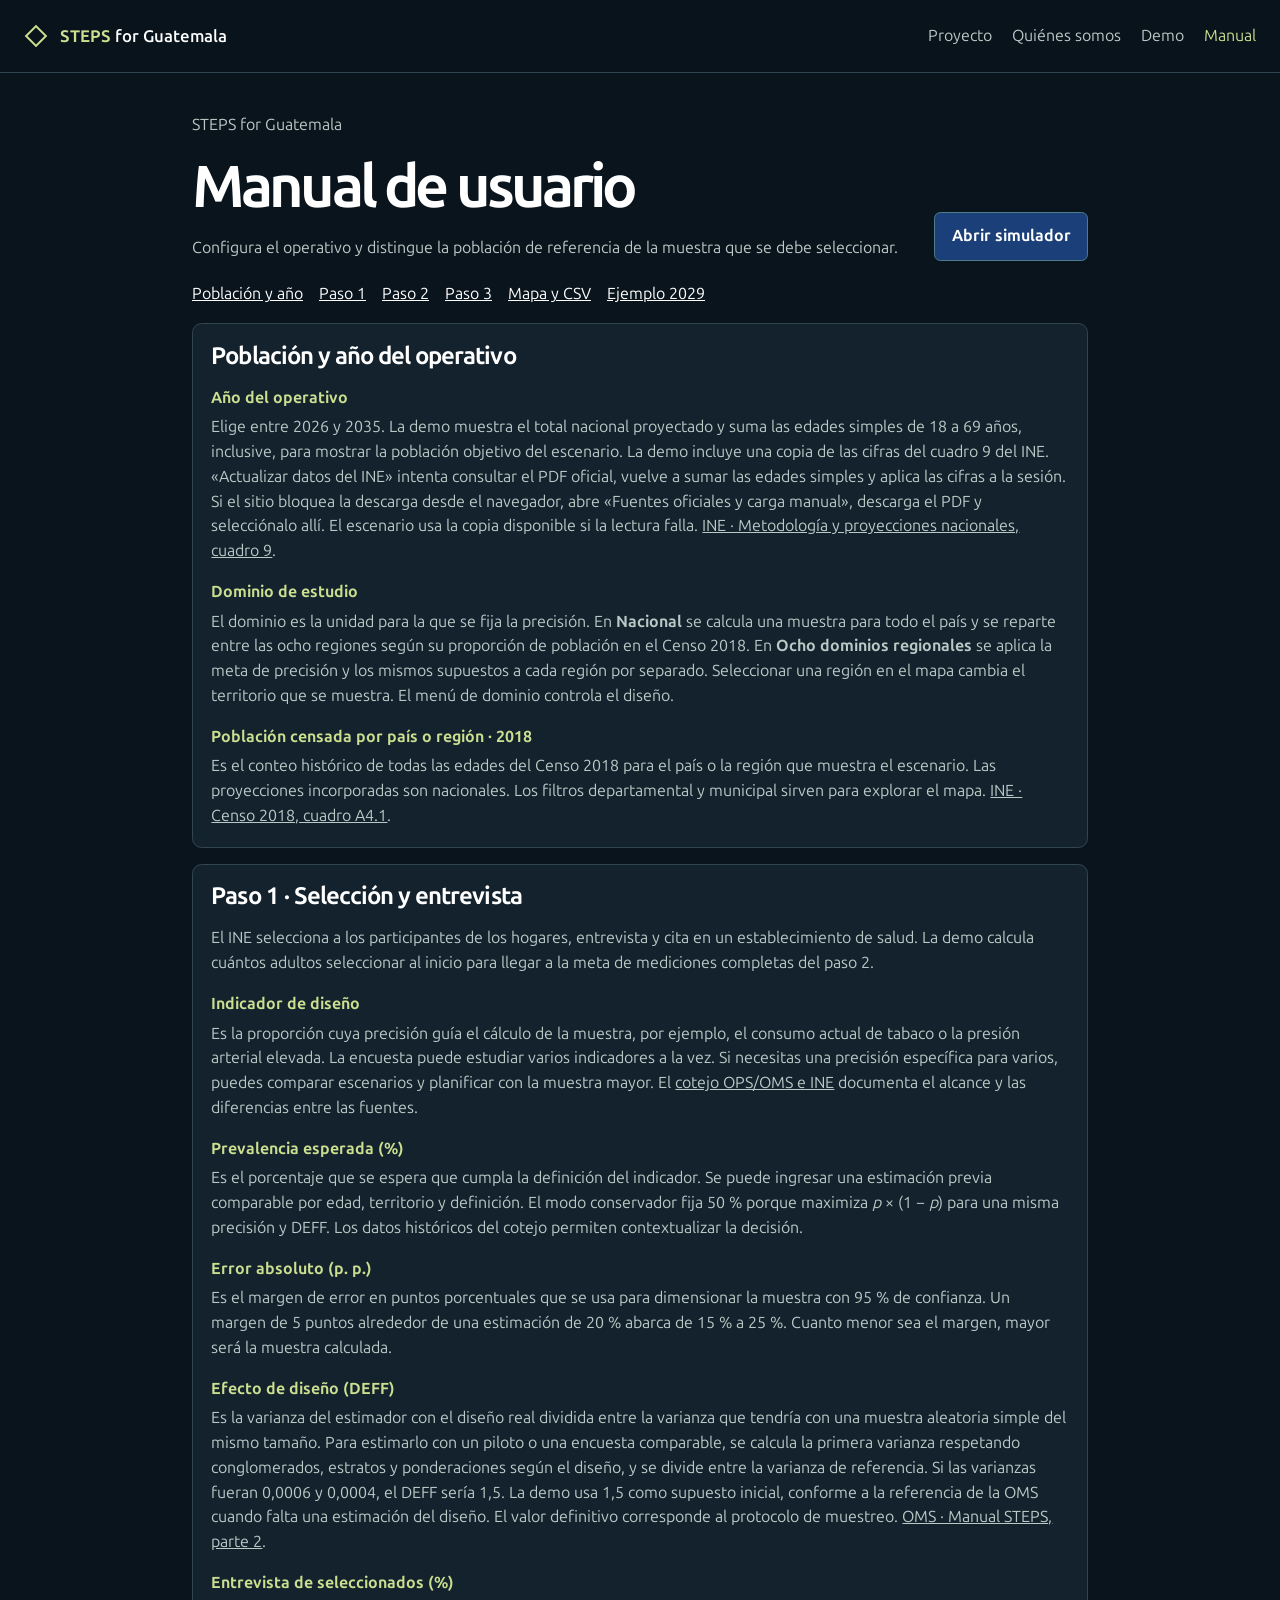
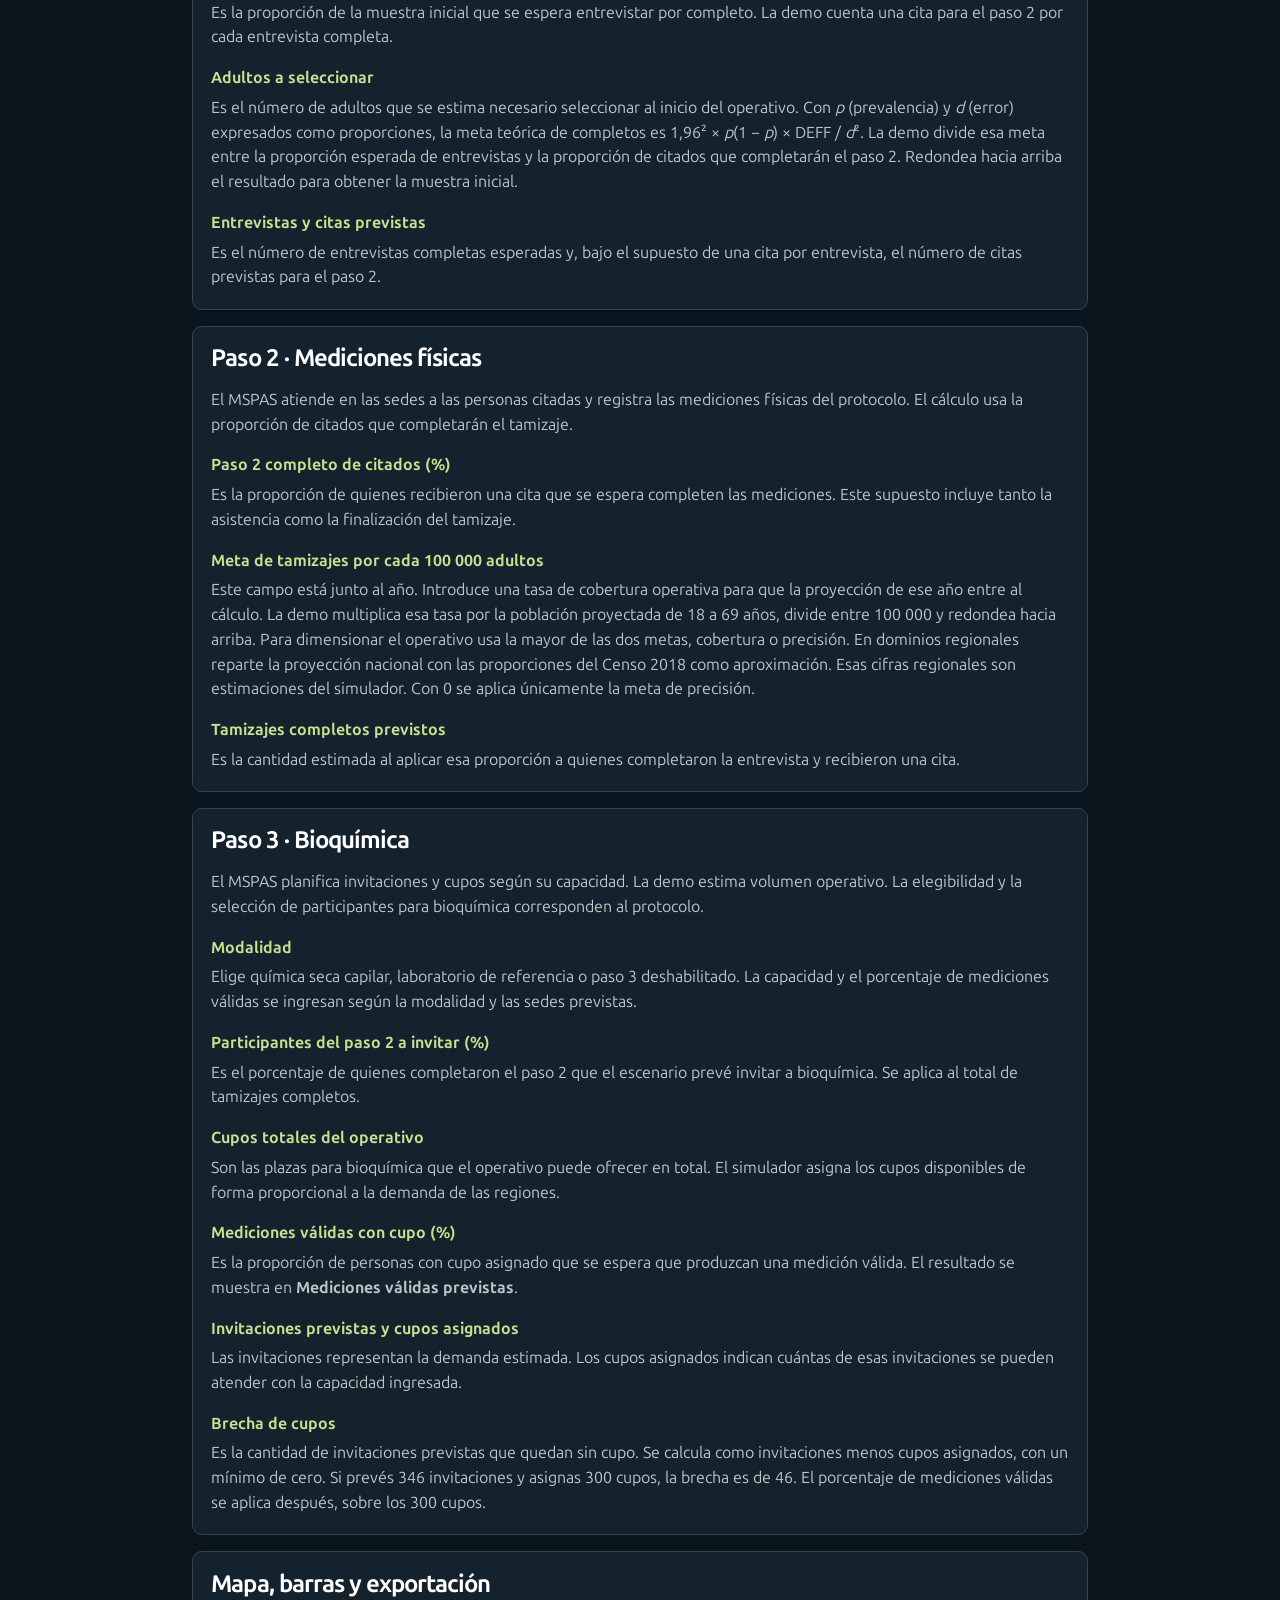
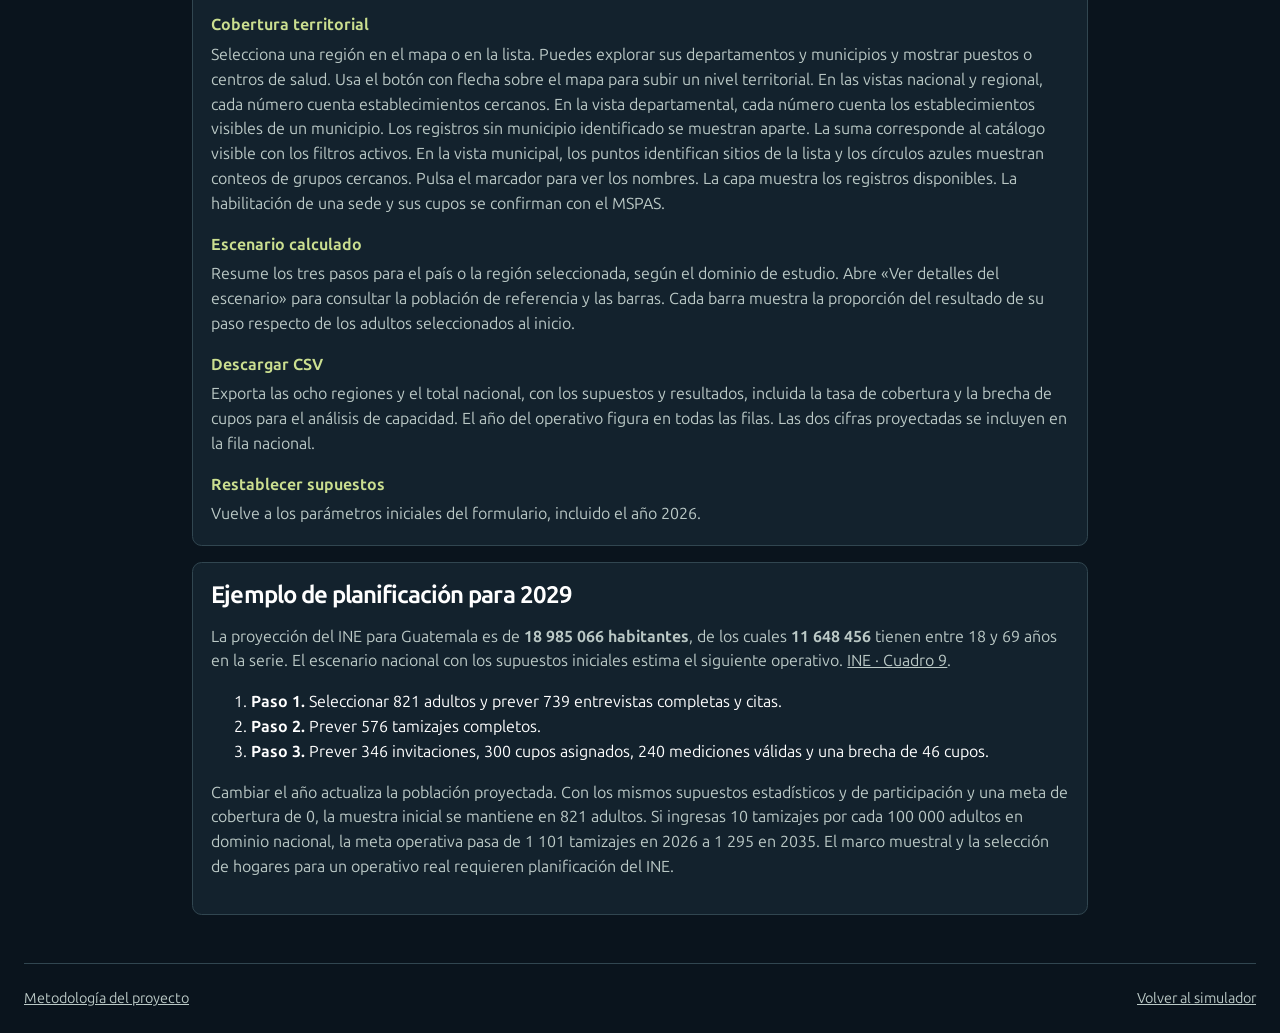
<file: manual.html>
<!doctype html>
<html lang="es-GT">
<head>
  <meta charset="utf-8">
  <meta name="viewport" content="width=device-width, initial-scale=1">
  <title>STEPS for Guatemala · Manual de usuario</title>
  <link rel="stylesheet" href="./assets/site.css">
</head>
<body>
  <header class="site-header"><nav class="nav wrap" aria-label="Navegación principal">
    <a class="brand" href="./index.html"><span class="brand-mark" aria-hidden="true"></span><strong>STEPS</strong> for Guatemala</a>
    <div class="nav-links"><a href="./index.html">Proyecto</a><a class="nav-team" href="./equipo.html">Quiénes somos</a><a href="./demo.html">Demo</a><a href="./manual.html" aria-current="page">Manual</a></div>
  </nav></header>
  <main class="wrap demo manual">
    <header class="demo-header">
      <div><p class="eyebrow">STEPS for Guatemala</p><h1>Manual de usuario</h1><p>Configura el operativo y distingue la población de referencia de la muestra que se debe seleccionar.</p></div>
      <a class="button" href="./demo.html">Abrir simulador</a>
    </header>
    <nav class="manual-nav" aria-label="Contenido del manual">
      <a href="#poblacion">Población y año</a>
      <a href="#diseno">Paso 1</a>
      <a href="#mediciones">Paso 2</a>
      <a href="#bioquimica">Paso 3</a>
      <a href="#mapa">Mapa y CSV</a>
      <a href="#ejemplo">Ejemplo 2029</a>
    </nav>
    <section class="panel" id="poblacion">
      <h2>Población y año del operativo</h2>
      <dl>
        <dt>Año del operativo</dt>
        <dd>Elige entre 2026 y 2035. La demo muestra el total nacional proyectado y suma las edades simples de 18 a 69 años, inclusive, para mostrar la población objetivo del escenario. La demo incluye una copia de las cifras del cuadro 9 del INE. «Actualizar datos del INE» intenta consultar el PDF oficial, vuelve a sumar las edades simples y aplica las cifras a la sesión. Si el sitio bloquea la descarga desde el navegador, abre «Fuentes oficiales y carga manual», descarga el PDF y selecciónalo allí. El escenario usa la copia disponible si la lectura falla. <a href="https://www.ine.gob.gt/ine/wp-content/uploads/2020/08/01-Metodologia-Nacional.pdf">INE · Metodología y proyecciones nacionales, cuadro 9</a>.</dd>
        <dt>Dominio de estudio</dt>
        <dd>El dominio es la unidad para la que se fija la precisión. En <strong>Nacional</strong> se calcula una muestra para todo el país y se reparte entre las ocho regiones según su proporción de población en el Censo 2018. En <strong>Ocho dominios regionales</strong> se aplica la meta de precisión y los mismos supuestos a cada región por separado. Seleccionar una región en el mapa cambia el territorio que se muestra. El menú de dominio controla el diseño.</dd>
        <dt>Población censada por país o región · 2018</dt>
        <dd>Es el conteo histórico de todas las edades del Censo 2018 para el país o la región que muestra el escenario. Las proyecciones incorporadas son nacionales. Los filtros departamental y municipal sirven para explorar el mapa. <a href="https://www.ine.gob.gt/sistema/uploads/2021/11/19/202111192139096rGNQ5SfAlepmPGfYTovW9MF6X2turyT.pdf">INE · Censo 2018, cuadro A4.1</a>.</dd>
      </dl>
    </section>
    <section class="panel" id="diseno">
      <h2>Paso 1 · Selección y entrevista</h2>
      <p>El INE selecciona a los participantes de los hogares, entrevista y cita en un establecimiento de salud. La demo calcula cuántos adultos seleccionar al inicio para llegar a la meta de mediciones completas del paso 2.</p>
      <dl>
        <dt>Indicador de diseño</dt>
        <dd>Es la proporción cuya precisión guía el cálculo de la muestra, por ejemplo, el consumo actual de tabaco o la presión arterial elevada. La encuesta puede estudiar varios indicadores a la vez. Si necesitas una precisión específica para varios, puedes comparar escenarios y planificar con la muestra mayor. El <a href="./demo.html#cotejo-indicadores">cotejo OPS/OMS e INE</a> documenta el alcance y las diferencias entre las fuentes.</dd>
        <dt>Prevalencia esperada (%)</dt>
        <dd>Es el porcentaje que se espera que cumpla la definición del indicador. Se puede ingresar una estimación previa comparable por edad, territorio y definición. El modo conservador fija 50 % porque maximiza <var>p</var> × (1 − <var>p</var>) para una misma precisión y DEFF. Los datos históricos del cotejo permiten contextualizar la decisión.</dd>
        <dt>Error absoluto (p. p.)</dt>
        <dd>Es el margen de error en puntos porcentuales que se usa para dimensionar la muestra con 95 % de confianza. Un margen de 5 puntos alrededor de una estimación de 20 % abarca de 15 % a 25 %. Cuanto menor sea el margen, mayor será la muestra calculada.</dd>
        <dt>Efecto de diseño (DEFF)</dt>
        <dd>Es la varianza del estimador con el diseño real dividida entre la varianza que tendría con una muestra aleatoria simple del mismo tamaño. Para estimarlo con un piloto o una encuesta comparable, se calcula la primera varianza respetando conglomerados, estratos y ponderaciones según el diseño, y se divide entre la varianza de referencia. Si las varianzas fueran 0,0006 y 0,0004, el DEFF sería 1,5. La demo usa 1,5 como supuesto inicial, conforme a la referencia de la OMS cuando falta una estimación del diseño. El valor definitivo corresponde al protocolo de muestreo. <a href="https://cdn.who.int/media/docs/default-source/ncds/ncd-surveillance/steps/part2.pdf">OMS · Manual STEPS, parte 2</a>.</dd>
        <dt>Entrevista de seleccionados (%)</dt>
        <dd>Es la proporción de la muestra inicial que se espera entrevistar por completo. La demo cuenta una cita para el paso 2 por cada entrevista completa.</dd>
        <dt>Adultos a seleccionar</dt>
        <dd>Es el número de adultos que se estima necesario seleccionar al inicio del operativo. Con <var>p</var> (prevalencia) y <var>d</var> (error) expresados como proporciones, la meta teórica de completos es 1,96² × <var>p</var>(1 − <var>p</var>) × DEFF / <var>d</var>². La demo divide esa meta entre la proporción esperada de entrevistas y la proporción de citados que completarán el paso 2. Redondea hacia arriba el resultado para obtener la muestra inicial.</dd>
        <dt>Entrevistas y citas previstas</dt>
        <dd>Es el número de entrevistas completas esperadas y, bajo el supuesto de una cita por entrevista, el número de citas previstas para el paso 2.</dd>
      </dl>
    </section>
    <section class="panel" id="mediciones">
      <h2>Paso 2 · Mediciones físicas</h2>
      <p>El MSPAS atiende en las sedes a las personas citadas y registra las mediciones físicas del protocolo. El cálculo usa la proporción de citados que completarán el tamizaje.</p>
      <dl>
        <dt>Paso 2 completo de citados (%)</dt>
        <dd>Es la proporción de quienes recibieron una cita que se espera completen las mediciones. Este supuesto incluye tanto la asistencia como la finalización del tamizaje.</dd>
        <dt>Meta de tamizajes por cada 100 000 adultos</dt>
        <dd>Este campo está junto al año. Introduce una tasa de cobertura operativa para que la proyección de ese año entre al cálculo. La demo multiplica esa tasa por la población proyectada de 18 a 69 años, divide entre 100 000 y redondea hacia arriba. Para dimensionar el operativo usa la mayor de las dos metas, cobertura o precisión. En dominios regionales reparte la proyección nacional con las proporciones del Censo 2018 como aproximación. Esas cifras regionales son estimaciones del simulador. Con 0 se aplica únicamente la meta de precisión.</dd>
        <dt>Tamizajes completos previstos</dt>
        <dd>Es la cantidad estimada al aplicar esa proporción a quienes completaron la entrevista y recibieron una cita.</dd>
      </dl>
    </section>
    <section class="panel" id="bioquimica">
      <h2>Paso 3 · Bioquímica</h2>
      <p>El MSPAS planifica invitaciones y cupos según su capacidad. La demo estima volumen operativo. La elegibilidad y la selección de participantes para bioquímica corresponden al protocolo.</p>
      <dl>
        <dt>Modalidad</dt>
        <dd>Elige química seca capilar, laboratorio de referencia o paso 3 deshabilitado. La capacidad y el porcentaje de mediciones válidas se ingresan según la modalidad y las sedes previstas.</dd>
        <dt>Participantes del paso 2 a invitar (%)</dt>
        <dd>Es el porcentaje de quienes completaron el paso 2 que el escenario prevé invitar a bioquímica. Se aplica al total de tamizajes completos.</dd>
        <dt>Cupos totales del operativo</dt>
        <dd>Son las plazas para bioquímica que el operativo puede ofrecer en total. El simulador asigna los cupos disponibles de forma proporcional a la demanda de las regiones.</dd>
        <dt>Mediciones válidas con cupo (%)</dt>
        <dd>Es la proporción de personas con cupo asignado que se espera que produzcan una medición válida. El resultado se muestra en <strong>Mediciones válidas previstas</strong>.</dd>
        <dt>Invitaciones previstas y cupos asignados</dt>
        <dd>Las invitaciones representan la demanda estimada. Los cupos asignados indican cuántas de esas invitaciones se pueden atender con la capacidad ingresada.</dd>
        <dt id="brecha">Brecha de cupos</dt>
        <dd>Es la cantidad de invitaciones previstas que quedan sin cupo. Se calcula como invitaciones menos cupos asignados, con un mínimo de cero. Si prevés 346 invitaciones y asignas 300 cupos, la brecha es de 46. El porcentaje de mediciones válidas se aplica después, sobre los 300 cupos.</dd>
      </dl>
    </section>
    <section class="panel" id="mapa">
      <h2>Mapa, barras y exportación</h2>
      <dl>
        <dt>Cobertura territorial</dt>
        <dd>Selecciona una región en el mapa o en la lista. Puedes explorar sus departamentos y municipios y mostrar puestos o centros de salud. Usa el botón con flecha sobre el mapa para subir un nivel territorial. En las vistas nacional y regional, cada número cuenta establecimientos cercanos. En la vista departamental, cada número cuenta los establecimientos visibles de un municipio. Los registros sin municipio identificado se muestran aparte. La suma corresponde al catálogo visible con los filtros activos. En la vista municipal, los puntos identifican sitios de la lista y los círculos azules muestran conteos de grupos cercanos. Pulsa el marcador para ver los nombres. La capa muestra los registros disponibles. La habilitación de una sede y sus cupos se confirman con el MSPAS.</dd>
        <dt>Escenario calculado</dt>
        <dd>Resume los tres pasos para el país o la región seleccionada, según el dominio de estudio. Abre «Ver detalles del escenario» para consultar la población de referencia y las barras. Cada barra muestra la proporción del resultado de su paso respecto de los adultos seleccionados al inicio.</dd>
        <dt>Descargar CSV</dt>
        <dd>Exporta las ocho regiones y el total nacional, con los supuestos y resultados, incluida la tasa de cobertura y la brecha de cupos para el análisis de capacidad. El año del operativo figura en todas las filas. Las dos cifras proyectadas se incluyen en la fila nacional.</dd>
        <dt>Restablecer supuestos</dt>
        <dd>Vuelve a los parámetros iniciales del formulario, incluido el año 2026.</dd>
      </dl>
    </section>
    <section class="panel" id="ejemplo">
      <h2>Ejemplo de planificación para 2029</h2>
      <p>La proyección del INE para Guatemala es de <strong>18 985 066 habitantes</strong>, de los cuales <strong>11 648 456</strong> tienen entre 18 y 69 años en la serie. El escenario nacional con los supuestos iniciales estima el siguiente operativo. <a href="https://www.ine.gob.gt/ine/wp-content/uploads/2020/08/01-Metodologia-Nacional.pdf">INE · Cuadro 9</a>.</p>
      <ol>
        <li><strong>Paso 1.</strong> Seleccionar 821 adultos y prever 739 entrevistas completas y citas.</li>
        <li><strong>Paso 2.</strong> Prever 576 tamizajes completos.</li>
        <li><strong>Paso 3.</strong> Prever 346 invitaciones, 300 cupos asignados, 240 mediciones válidas y una brecha de 46 cupos.</li>
      </ol>
      <p>Cambiar el año actualiza la población proyectada. Con los mismos supuestos estadísticos y de participación y una meta de cobertura de 0, la muestra inicial se mantiene en 821 adultos. Si ingresas 10 tamizajes por cada 100 000 adultos en dominio nacional, la meta operativa pasa de 1 101 tamizajes en 2026 a 1 295 en 2035. El marco muestral y la selección de hogares para un operativo real requieren planificación del INE.</p>
    </section>
  </main>
  <footer class="footer wrap"><a href="./index.html">Metodología del proyecto</a><a href="./demo.html">Volver al simulador</a></footer>
</body>
</html>
</file>
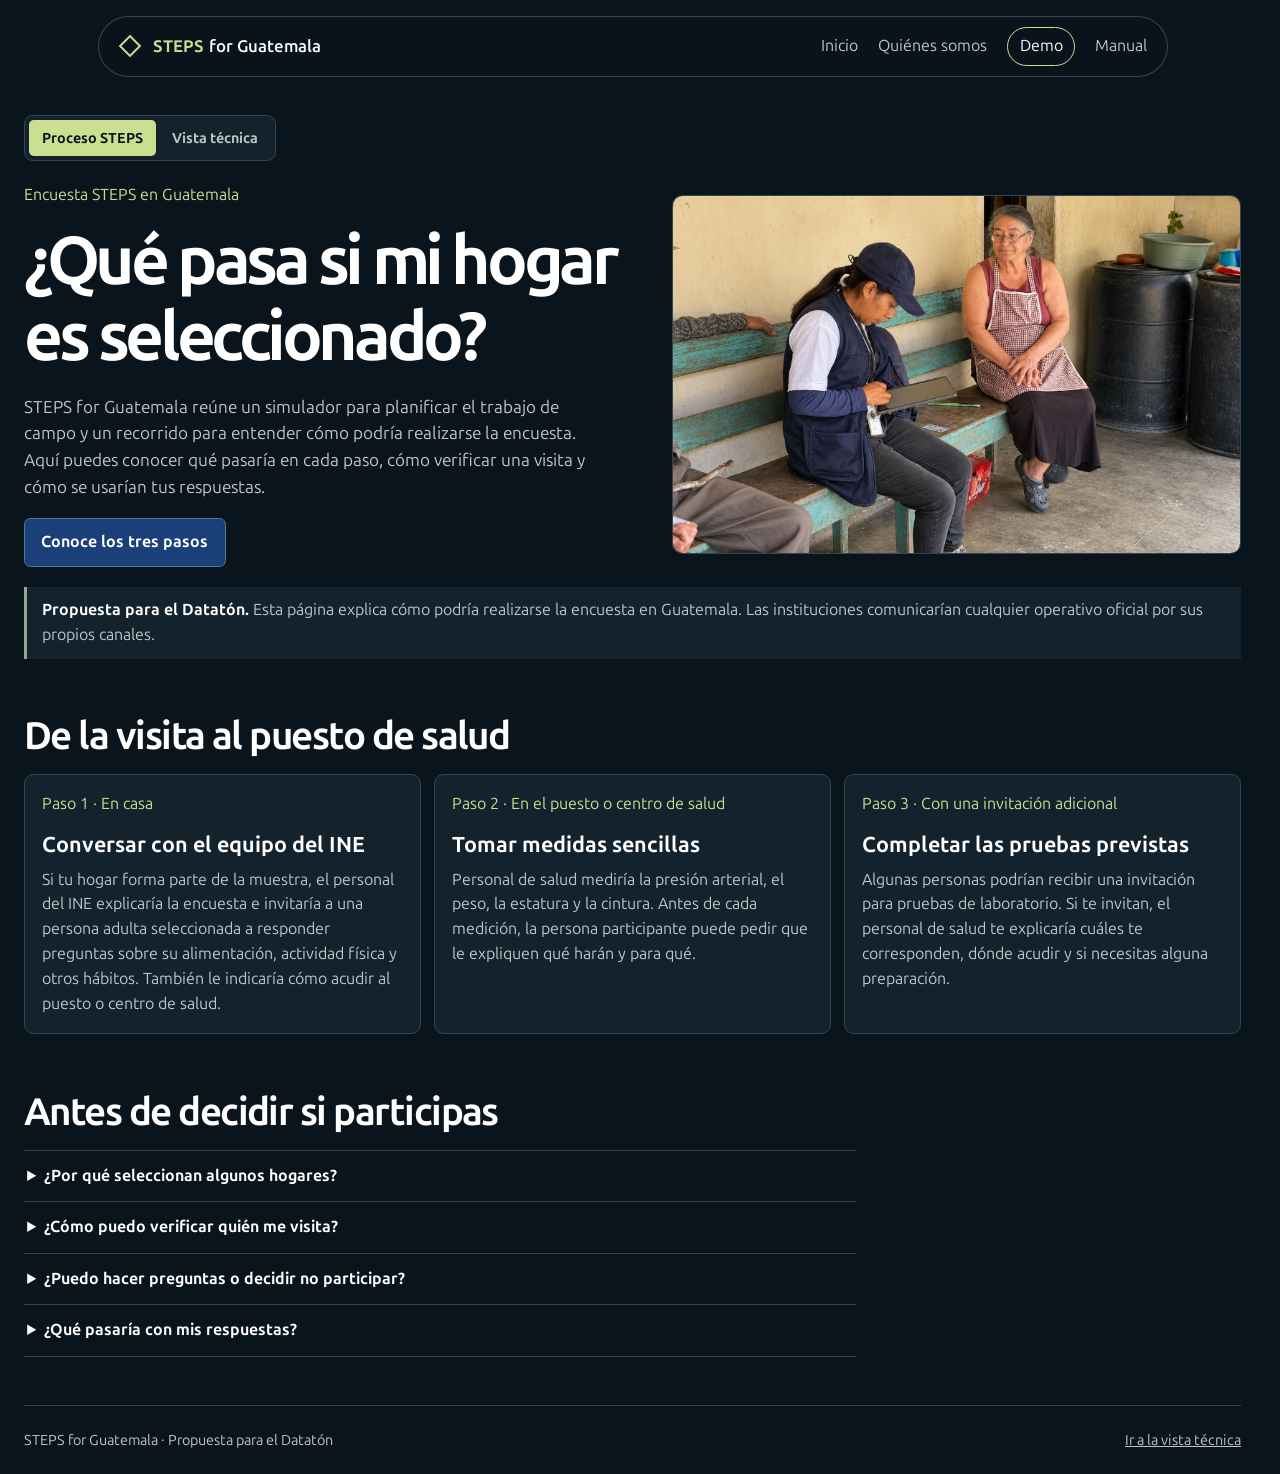
<file: poblacion.html>
<!doctype html>
<html lang="es-GT">
<head>
  <meta charset="utf-8">
  <meta name="viewport" content="width=device-width, initial-scale=1">
  <meta name="description" content="Conoce cómo se propone realizar la encuesta STEPS en Guatemala y qué esperar si tu hogar es seleccionado.">
  <title>Proceso STEPS · STEPS for Guatemala</title>
  <link rel="stylesheet" href="./assets/site.css">
  <script src="./assets/demo-views.js" defer></script>
</head>
<body class="demo-page">
  <header class="site-header pill-header"><nav class="nav wrap" aria-label="Navegación principal">
    <a class="brand" href="./index.html"><span class="brand-mark" aria-hidden="true"></span><strong>STEPS</strong> for Guatemala</a>
    <div class="nav-links"><a href="./index.html">Inicio</a><a href="./equipo.html">Quiénes somos</a><a href="./poblacion.html" class="nav-cta" aria-current="page">Demo</a><a href="./manual.html">Manual</a></div>
  </nav></header>
  <div class="wrap demo-view-tabs">
    <nav class="demo-views" aria-label="Vistas de la demo">
      <a href="./poblacion.html" aria-current="page">Proceso STEPS</a>
      <a href="./demo.html">Vista técnica</a>
    </nav>
  </div>
  <main class="wrap demo public-demo demo-view-content">
    <header class="public-hero">
      <div class="public-intro">
        <p class="eyebrow">Encuesta STEPS en Guatemala</p>
        <h1>¿Qué pasa si mi hogar es seleccionado?</h1>
        <p>STEPS for Guatemala reúne un simulador para planificar el trabajo de campo y un recorrido para entender cómo podría realizarse la encuesta. Aquí puedes conocer qué pasaría en cada paso, cómo verificar una visita y cómo se usarían tus respuestas.</p>
        <a class="button" href="#recorrido">Conoce los tres pasos</a>
      </div>
      <img src="./assets/visita-steps.jpg" width="1580" height="995" alt="Una entrevistadora toma notas durante una visita al hogar." decoding="async">
    </header>
    <p class="public-notice"><strong>Propuesta para el Datatón.</strong> Esta página explica cómo podría realizarse la encuesta en Guatemala. Las instituciones comunicarían cualquier operativo oficial por sus propios canales.</p>

    <section id="recorrido" class="public-section" aria-labelledby="recorrido-title">
      <h2 id="recorrido-title">De la visita al puesto de salud</h2>
      <ol class="public-steps">
        <li>
          <p class="eyebrow">Paso 1 · En casa</p>
          <h3>Conversar con el equipo del INE</h3>
          <p>Si tu hogar forma parte de la muestra, el personal del INE explicaría la encuesta e invitaría a una persona adulta seleccionada a responder preguntas sobre su alimentación, actividad física y otros hábitos. También le indicaría cómo acudir al puesto o centro de salud.</p>
        </li>
        <li>
          <p class="eyebrow">Paso 2 · En el puesto o centro de salud</p>
          <h3>Tomar medidas sencillas</h3>
          <p>Personal de salud mediría la presión arterial, el peso, la estatura y la cintura. Antes de cada medición, la persona participante puede pedir que le expliquen qué harán y para qué.</p>
        </li>
        <li>
          <p class="eyebrow">Paso 3 · Con una invitación adicional</p>
          <h3>Completar las pruebas previstas</h3>
          <p>Algunas personas podrían recibir una invitación para pruebas de laboratorio. Si te invitan, el personal de salud te explicaría cuáles te corresponden, dónde acudir y si necesitas alguna preparación.</p>
        </li>
      </ol>
    </section>

    <section class="public-section public-faq" aria-labelledby="faq-title">
      <h2 id="faq-title">Antes de decidir si participas</h2>
      <details>
        <summary>¿Por qué seleccionan algunos hogares?</summary>
        <p>El equipo elegiría al azar un grupo de hogares siguiendo reglas de muestreo. La idea es conocer la situación de distintas comunidades sin visitar todas las viviendas de Guatemala.</p>
      </details>
      <details>
        <summary>¿Cómo puedo verificar quién me visita?</summary>
        <p>Pide una identificación institucional. Si tienes dudas, confirma la visita por los canales oficiales del INE antes de dar información. <a href="https://www.ine.gob.gt/">Sitio oficial del INE</a></p>
      </details>
      <details>
        <summary>¿Puedo hacer preguntas o decidir no participar?</summary>
        <p>Sí. La propuesta contempla una participación voluntaria. Antes de decidir, puedes preguntar para qué sirve cada paso, qué te pedirán y con quién comunicarte si tienes dudas.</p>
      </details>
      <details>
        <summary>¿Qué pasaría con mis respuestas?</summary>
        <p>Antes de participar, el equipo tendría que explicarte qué guardaría, quién podría verlo y para qué lo usaría. La propuesta contempla divulgar resultados por grupos, por ejemplo el porcentaje de adultos con un factor de riesgo. Puedes recorrer esta demo sin ingresar datos personales.</p>
      </details>
    </section>
  </main>
  <footer class="footer wrap"><span>STEPS for Guatemala · Propuesta para el Datatón</span><a href="./demo.html">Ir a la vista técnica</a></footer>
</body>
</html>
</file>
<file: assets/site.css>
@font-face {
  font-family: "Ubuntu Sans";
  src: url("./ubuntu-sans.ttf") format("truetype");
  font-style: normal;
  font-weight: 100 800;
  font-display: swap;
}
:root {
  color-scheme: dark;
  --navy: #1b4079;
  --blue-gray: #4d7c8a;
  --muted-green: #7f9c96;
  --sage: #8fad88;
  --accent: #cbdf90;
  --bg: #0a141d;
  --panel: #13222d;
  --surface: #192d39;
  --text: #fff;
  --muted: #bbc9c6;
  --ink: #0a141d;
  --line: #314650;
  --max: 1240px;
  font: 16px/1.55 "Ubuntu Sans", system-ui, sans-serif;
}
* { box-sizing: border-box; }
[hidden] { display: none !important; }
body { margin: 0; color: var(--text); background: var(--bg); }
a { color: inherit; }
button, input, select { font: inherit; }
button { cursor: pointer; }
button:disabled { opacity: .5; cursor: default; }
:focus-visible { outline: 2px solid var(--accent); outline-offset: 4px; }
.wrap { width: min(var(--max), calc(100% - 3rem)); margin-inline: auto; }
.site-header {
  position: sticky; top: 0; z-index: 2; border-bottom: 1px solid var(--line);
  background: rgb(10 20 29 / .89); backdrop-filter: blur(16px);
}
.nav { min-height: 4.5rem; display: flex; align-items: center; justify-content: space-between; gap: 1rem; }
.brand { display: inline-flex; align-items: center; gap: .3rem; font-size: 1.05rem; font-weight: 600; text-decoration: none; }
.brand strong { color: var(--accent); }
.brand-mark { width: 1rem; height: 1rem; border: 2px solid var(--accent); transform: rotate(45deg); margin-inline: .28rem .65rem; }
.nav-links, .footer div { display: flex; gap: 1.25rem; flex-wrap: wrap; }
.nav-links a { color: var(--muted); text-decoration: none; }
.nav-links a:hover, .nav-links [aria-current], .text-link, .note a { color: var(--accent); }
h1, h2, h3, p { margin-top: 0; }
h1, h2, h3 { line-height: 1.12; }
h1 { font-size: clamp(2.45rem, 6.4vw, 5.65rem); letter-spacing: -.065em; margin-bottom: 1.15rem; }
h2 { font-size: clamp(1.45rem, 3vw, 2.45rem); letter-spacing: -.04em; margin-bottom: 1rem; }
h3 { font-size: 1.35rem; margin-bottom: .65rem; }
p { color: var(--muted); }
.button, .secondary {
  display: inline-flex; justify-content: center; align-items: center; font-weight: 700;
  padding: .7rem 1.02rem; min-height: 2.75rem; border-radius: .4rem; text-decoration: none;
}
.button { background: var(--navy); border: 1px solid var(--blue-gray); color: var(--text); }
.button:hover:not(:disabled) { background: #28528d; border-color: var(--muted-green); }
.secondary { border: 1px solid var(--blue-gray); color: var(--text); background: var(--surface); font-size: .9rem; }
.secondary:hover, .secondary[aria-pressed="true"] { border-color: var(--accent); color: var(--accent); }
.pill-header { background: transparent; border: 0; backdrop-filter: none; }
.landing .pill-header { position: fixed; inset: 1rem 0 auto; }
.demo-page .pill-header { padding-top: 1rem; }
.pill-header .nav {
  width: min(1070px, calc(100% - 2rem)); min-height: 3.8rem; padding-inline: 1.2rem;
  border: 1px solid #7f9c9660; border-radius: 3rem; background: #0a141de0; backdrop-filter: blur(16px);
}
.nav-cta { border: 1px solid var(--accent); color: var(--text) !important; padding: .36rem .72rem; border-radius: 2rem; }
.pill-header .nav-links { align-items: center; }
.landing { --scene-blend: clamp(4rem, 8vw, 7rem); background: var(--bg); }
.hero {
  position: relative; isolation: isolate; overflow: hidden; display: flex; align-items: center;
  background: var(--bg);
}
.hero { min-height: 98svh; padding-block: clamp(8rem, 16vh, 12rem) 7rem; }
.scene { position: relative; isolation: isolate; overflow: hidden; background: var(--bg); }
.scene + .scene {
  margin-top: calc(-1 * var(--scene-blend));
  mask-image: linear-gradient(to bottom, transparent, #000 var(--scene-blend));
}
.scene-photo {
  position: absolute; inset: -7% 0; width: 100%; height: 114%; object-fit: cover; z-index: -2;
  transform: translateY(var(--scene-depth, 0%));
}
.scene::before { content: ""; position: absolute; z-index: -1; inset: 0; pointer-events: none; }
.hero .scene-photo { object-position: 65% center; }
.hero::before {
  background: linear-gradient(90deg, #0a141d90, #0a141d50 40%, transparent 72%),
    linear-gradient(0deg, #0a141d9e, transparent 36%);
}
.hero h1 {
  font-weight: 800; text-transform: uppercase; font-size: clamp(2.7rem, 7vw, 6.8rem);
  line-height: .98; letter-spacing: -.05em; margin-bottom: 1.4rem; max-width: 13ch;
}
.hero h1 em { font-style: normal; color: var(--accent); }
.hero-copy > p:not(.eyebrow), .scene-copy > p {
  color: var(--text); font-size: clamp(1rem, 2vw, 1.18rem); max-width: 39rem; margin-bottom: 1.5rem;
}
.hero-actions { display: flex; gap: .7rem; flex-wrap: wrap; }
.hero-actions .secondary, .scene-copy .secondary { background: #13222de6; }
.scene-next {
  position: absolute; bottom: calc(var(--scene-blend) + 1.15rem); inset-inline: 0; width: fit-content; margin-inline: auto;
  display: grid; justify-items: center; gap: .5rem; color: var(--muted); font-size: .8rem;
  letter-spacing: .08em; text-decoration: none;
}
.scene-next::after { content: ""; width: 1px; height: 1.5rem; background: linear-gradient(var(--accent), transparent); }
.steps-intro, .clinic-scene {
  display: grid; align-items: end; min-height: clamp(32rem, 75svh, 48rem);
  padding-block: calc(var(--scene-blend) + 2rem) calc(var(--scene-blend) + 1.75rem);
}
.clinic-scene { min-height: clamp(34rem, 83svh, 56rem); align-items: center; text-align: center; }
.clinic-scene .scene-photo { object-position: 58% center; }
.steps-intro .scene-photo { object-position: center 57%; }
.steps-intro::before {
  background: linear-gradient(90deg, #0a141df0, #0a141da6 42%, #0a141d15 78%),
    linear-gradient(0deg, #0a141de0, transparent 49%);
}
.clinic-scene::before {
  background: radial-gradient(ellipse at center, #0a141dea, #0a141da8 45%, #0a141d2b 82%);
}
.clinic-scene .scene-copy > p { margin-inline: auto; }
.clinic-scene .scene-copy > p:last-child { margin-bottom: 0; }
.scene-copy .eyebrow { color: var(--accent); font-size: .9rem; }
.scene-copy h2 { font-size: clamp(2.6rem, 5vw, 4.5rem); }
.scene-copy > p { max-width: 38rem; }
@keyframes scene-reveal { from { opacity: .5; transform: translateY(.7rem); } to { opacity: 1; transform: translateY(0); } }
.landing .scene[id] { scroll-margin-top: 5rem; }
.section { border-top: 1px solid var(--line); padding-block: 3.15rem; }
.methodology { padding-block: calc(var(--scene-blend) + 2rem) clamp(3.5rem, 9vw, 7rem); }
.methodology .scene-photo { object-position: center 42%; }
.methodology::before {
  background: linear-gradient(180deg, #0a141df5, #0a141dc9 22%, #0a141da8 52%, #0a141df2 88%, var(--bg)),
    linear-gradient(90deg, #0a141da0, transparent 75%);
}
.methodology .eyebrow, .methodology .step-track button:not([aria-selected="true"]) { color: var(--text); }
.methodology h2 { font-size: clamp(2.1rem, 4vw, 3.5rem); }
.step-track { display: grid; grid-template-columns: repeat(3, minmax(0, 1fr)); gap: clamp(.3rem, 2vw, 1.15rem); position: relative; margin-block: 2rem 1.5rem; }
.step-track::before { content: ""; position: absolute; top: 1.42rem; left: 15%; right: 15%; border-top: 1px solid var(--blue-gray); }
.step-track button {
  position: relative; display: grid; justify-items: center; gap: .6rem;
  padding: 0 .15rem .65rem; background: transparent; color: var(--muted); border: 0; border-radius: .4rem;
}
.step-track button > span {
  display: grid; place-items: center; width: 2.85rem; height: 2.85rem; border-radius: 50%;
  background: var(--surface); color: var(--text); border: 1px solid var(--blue-gray); font-weight: 800;
  transition: background .2s, color .2s, border-color .2s;
}
.step-track button strong { font-size: clamp(.85rem, 2vw, 1.08rem); line-height: 1.3; overflow-wrap: anywhere; }
.step-track button:hover, .step-track button[aria-selected="true"] { color: var(--accent); }
.step-track button[aria-selected="true"] > span { background: var(--accent); color: var(--ink); border-color: var(--accent); }
.step-content {
  border: 1px solid var(--line); border-left: .22rem solid var(--accent); border-radius: .55rem; background: var(--panel);
  padding: clamp(1rem, 3.8vw, 2.4rem);
}
.step-panel + .step-panel:not([hidden]) { margin-top: 1rem; }
.step-track:not([hidden]) + .step-content .step-panel { margin-top: 0; animation: scene-reveal 230ms ease-out; }
.step-panel h3 { font-size: clamp(1.35rem, 3vw, 2rem); }
.step-panel p:last-child { margin-bottom: 0; max-width: 63ch; }
.split { display: grid; grid-template-columns: repeat(2, 1fr); gap: clamp(1.5rem, 5vw, 4rem); }
.split article p:last-child { margin-bottom: 0; }
@media (prefers-reduced-motion: no-preference) { .landing { scroll-behavior: smooth; } html:has(.landing) { scroll-behavior: smooth; } }
@media (prefers-reduced-motion: reduce) {
  .scene-photo { transform: none; }
  .step-track:not([hidden]) + .step-content .step-panel { animation: none; }
  .step-track button > span { transition: none; }
}
.footer { padding-block: 1.45rem; border-top: 1px solid var(--line); display: flex; flex-wrap: wrap; justify-content: space-between; gap: .75rem; color: var(--muted); font-size: .9rem; }
.demo { padding-block: 2.5rem 3rem; }
html:has(.demo-page) { scrollbar-gutter: stable; }
.demo-page .demo { padding-top: 0; }
.demo-view-tabs { padding-top: clamp(1.35rem, 3vw, 2.5rem); }
@media (prefers-reduced-motion: no-preference) {
  .demo-view-content { animation: demo-view-in 220ms ease-out; }
}
@keyframes demo-view-in {
  from { opacity: .4; transform: translateY(5px); }
  to { opacity: 1; transform: translateY(0); }
}
.demo-header { display: flex; align-items: flex-end; justify-content: space-between; gap: 1rem; margin-bottom: 1.35rem; }
.demo-actions { display: flex; flex-wrap: wrap; gap: .5rem; }
.ine-sources { padding: .6rem .85rem; margin-bottom: .65rem; }
.ine-sources summary { cursor: pointer; color: var(--accent); font-size: .88rem; }
.ine-sources p, .ine-sources label { margin-top: .45rem; }
.ine-sources input { max-width: 25rem; }
#ine-status:not(:empty) { margin-bottom: .65rem; }
.demo-header h1 { font-size: clamp(2.1rem, 5vw, 3.7rem); margin-bottom: .4rem; }
.demo-header p:last-child { margin-bottom: 0; }
.dashboard { display: grid; grid-template-columns: minmax(17rem, .72fr) minmax(0, 1.8fr); align-items: start; gap: 1rem; }
.workspace { display: grid; gap: 1rem; }
.panel { border: 1px solid var(--line); border-radius: .6rem; background: var(--panel); padding: 1.15rem; }
.panel h2 { font-size: 1.5rem; }
.panel-heading { display: flex; justify-content: space-between; align-items: flex-start; gap: .8rem; }
.panel-heading .eyebrow { margin-bottom: .25rem; }
form { display: grid; gap: .85rem; }
form > .secondary { justify-self: start; }
.settings-step { border: 1px solid var(--line); border-radius: .35rem; }
.settings-step summary { color: var(--accent); font-weight: 650; font-size: .9rem; padding: .68rem .75rem; cursor: pointer; }
.settings-step[open] summary { background: var(--surface); border-bottom: 1px solid var(--line); border-radius: .35rem .35rem 0 0; }
.settings-fields { display: grid; gap: .7rem; padding: .75rem; }
@media (min-width: 821px) {
  .settings {
    position: sticky; top: 5.25rem; max-height: calc(100vh - 6rem);
    max-height: calc(100dvh - 6rem); overflow-y: auto; scrollbar-width: thin;
  }
}
label { display: grid; gap: .24rem; font-size: .9rem; }
input, select { width: 100%; min-width: 0; min-height: 2.4rem; border: 1px solid var(--blue-gray); border-radius: .3rem; background: var(--bg); color: var(--text); padding: .4rem .55rem; }
.form-grid { display: grid; grid-template-columns: repeat(auto-fit, minmax(min(7rem, 100%), 1fr)); gap: .6rem; align-items: end; }
.note { font-size: .88rem; margin-bottom: 0; }
.form-error { color: #ffb9ab; margin-bottom: 0; }
.map-layout {
  display: grid; grid-template-columns: minmax(0, 1fr) minmax(10rem, .41fr);
  gap: .85rem; align-items: center; margin-bottom: .7rem;
}
.map-surface {
  position: relative; min-width: 0; overflow: hidden;
  border: 1px solid var(--line); border-radius: .55rem;
  background: radial-gradient(ellipse at 48% 53%, #203947, var(--bg) 78%);
}
#region-map { display: block; width: 100%; height: auto; }
.map-actions { display: flex; flex-wrap: wrap; gap: .4rem; }
.map-actions button { min-height: 2.15rem; padding: .4rem .65rem; font-size: .82rem; }
.map-region-name {
  position: absolute; top: .55rem; left: .55rem; pointer-events: none;
  padding: .24rem .55rem; border: 1px solid var(--muted-green); border-radius: .3rem;
  background: var(--bg); color: var(--text); font-size: .82rem; font-weight: 650;
}
#map-facility-leaders line { vector-effect: non-scaling-stroke; stroke: var(--muted-green); stroke-width: 1; opacity: .75; pointer-events: none; }
#map-grid path { fill: none; stroke: var(--muted-green); stroke-width: .65; opacity: .24; }
.map-compass { fill: var(--muted); font: 700 12px "Ubuntu Sans", system-ui, sans-serif; }
.map-compass path { fill: var(--accent); }
#map-camera {
  transform-origin: 0 0; transform-box: view-box;
  transition: transform 520ms cubic-bezier(.2,.75,.3,1);
}
#map-camera[data-focused="true"] {
  transform: translate(var(--focus-x), var(--focus-y)) scale(var(--focus-scale));
}
#map-camera[data-focused="true"] :is(#map-country, #map-departments, #map-labels, .map-region[aria-pressed="false"]) {
  visibility: hidden;
}
#map-camera[data-focused="true"] .map-region { pointer-events: none; }
#map-camera[data-focused="true"] .region-outline, .municipal-boundary { vector-effect: non-scaling-stroke; }
.municipal-boundary {
  fill: #4d7c8a28; fill-rule: evenodd; stroke: var(--muted-green); stroke-width: .65;
}
.municipal-boundary:hover { fill: #4d7c8a70; }
.facility-marker { cursor: pointer; stroke: var(--bg); stroke-width: 1.4; }
.facility-marker.post, .key-post { fill: var(--sage); background: var(--sage); }
.facility-marker.centre, .key-centre { fill: var(--accent); background: var(--accent); }
.facility-marker .facility-target { fill: transparent; stroke: none; }
.facility-marker:is(:hover, :focus-visible) { stroke: var(--text); }
.region-detail { display: grid; gap: .5rem; margin-block: .65rem .4rem; }
.region-detail button { justify-self: start; }
.map-legend { display: flex; flex-wrap: wrap; gap: .45rem 1rem; }
.map-legend label { display: inline-flex; align-items: center; gap: .42rem; }
.map-legend input { width: 1rem; min-height: 1rem; accent-color: var(--accent); }
.map-legend span { display: inline-block; width: .53rem; height: .53rem; }
.key-post { border-radius: 50%; }
.key-centre { transform: rotate(45deg); }
#map-country { fill: none; stroke: var(--muted-green); stroke-width: 1.4; filter: drop-shadow(0 0 6px #4d7c8a65); }
#map-departments { fill: none; stroke: var(--sage); stroke-width: .65; opacity: .36; pointer-events: none; }
.map-region { cursor: pointer; outline: none; }
.region-fill {
  fill: #315765; fill-rule: evenodd;
  transition: fill 250ms ease;
}
.region-outline {
  fill: none; stroke: var(--muted-green); stroke-width: .9; stroke-linejoin: round;
  pointer-events: none; transition: stroke 250ms ease, stroke-width 250ms ease;
}
.map-region[aria-pressed="false"]:is([data-preview="true"], :hover, :focus-visible) .region-fill { fill: #416978; }
.map-region[data-preview="true"] .region-outline { stroke: var(--sage); stroke-width: 1.5; }
.map-marker[data-preview="true"] .marker-disc { stroke: var(--accent); stroke-width: 1.5; }
.map-region:focus-visible .region-outline { stroke: var(--text); stroke-width: 1.9; }
.map-region[aria-pressed="true"] .region-fill { fill: var(--navy); }
.map-region[aria-pressed="true"] .region-outline { stroke: var(--accent); stroke-width: 1.8; }
.map-marker { pointer-events: none; }
.marker-disc { fill: var(--bg); stroke: var(--muted-green); stroke-width: .8; transition: fill 250ms ease; }
.marker-halo { fill: none; stroke: var(--accent); opacity: 0; }
.map-marker text {
  fill: var(--text); font: 750 10px "Ubuntu Sans", system-ui, sans-serif;
  text-anchor: middle; dominant-baseline: central;
}
.map-marker[aria-pressed="true"] .marker-disc { fill: var(--accent); }
.map-marker[aria-pressed="true"] text { fill: var(--ink); }
.map-marker[aria-pressed="true"] .marker-halo { animation: region-pulse 650ms ease-out; }
@keyframes region-pulse {
  from { opacity: .85; transform: scale(.85); }
  to { opacity: 0; transform: scale(1.65); }
}
.region-grid { display: grid; gap: .35rem; }
.region-grid button {
  display: flex; align-items: center; gap: .55rem; padding: .44rem .52rem; min-height: 2.3rem;
  color: var(--text); text-align: left; border: 1px solid var(--line); border-radius: .4rem;
  background: var(--surface); transition: background 220ms ease, border-color 220ms ease;
}
.region-grid button span {
  flex: 0 0 3ch; text-align: center; white-space: nowrap; color: var(--muted); font-size: .78rem;
}
.region-grid button strong { font-size: .88rem; font-weight: 650; }
.region-grid button:hover { background: #26434f; border-color: var(--muted-green); }
.region-grid button[aria-pressed="true"] { background: var(--navy); border-color: var(--accent); }
.region-grid button[aria-pressed="true"] span { color: var(--accent); }
@media (prefers-reduced-motion: reduce) {
  #map-camera, .region-fill, .region-outline, .marker-disc, .region-grid button { transition: none; }
  .map-marker[aria-pressed="true"] .marker-halo { animation: none; }
}
.metrics { display: grid; grid-template-columns: repeat(3, 1fr); gap: .6rem; margin-top: .85rem; }
.metrics div { display: grid; align-content: start; padding: .65rem; background: var(--bg); border-radius: .35rem; border: 1px solid var(--line); }
.metrics span { color: var(--muted); font-size: .89rem; }
.metrics strong { color: var(--accent); font-size: clamp(1.06rem, 3vw, 1.85rem); overflow-wrap: anywhere; font-variant-numeric: tabular-nums; }
progress { display: block; appearance: none; -webkit-appearance: none; width: 100%; height: .55rem; margin-top: .24rem; border: 0; border-radius: .5rem; overflow: hidden; background: var(--line); color: var(--sage); }
progress::-webkit-progress-bar { background: var(--line); }
progress::-webkit-progress-value { background: var(--sage); }
progress::-moz-progress-bar { background: var(--sage); }
@media (max-width: 820px) {
  .dashboard { grid-template-columns: 1fr; }
  .steps-intro::before {
    background: linear-gradient(0deg, #0a141df5 20%, #0a141dce 54%, #0a141d38 87%);
  }
}
@media (max-width: 520px) {
  .wrap { width: calc(100% - 1.5rem); }
  .section { padding-block: 2.2rem; }
  .hero { min-height: 84svh; padding-block: 7rem 5rem; }
  .hero .scene-photo { object-position: 62% center; }
  .steps-intro .scene-photo { object-position: 54% center; }
  .clinic-scene .scene-photo { object-position: 63% center; }
  .methodology .scene-photo { object-position: 62% center; }
  .hero::before { background: linear-gradient(0deg, #0a141daa, #0a141d60 58%, transparent), linear-gradient(90deg, #0a141d88, transparent); }
  .pill-header .nav { padding-inline: .8rem; gap: .45rem; }
  .brand { gap: .22rem; font-size: .91rem; }
  .brand-mark { flex: 0 0 .8rem; width: .8rem; height: .8rem; margin-right: .35rem; }
  .landing .nav-links a:not(.nav-cta, .nav-team) { display: none; }
  .split { grid-template-columns: 1fr; }
  .demo-header { align-items: flex-start; flex-direction: column; }
  .panel-heading { flex-wrap: wrap; }
  .map-layout { grid-template-columns: 1fr; }
  .region-grid { grid-template-columns: repeat(2, minmax(0, 1fr)); }
  .nav-links { gap: .7rem; }
}

.indicator-crosswalk { margin-top: 1rem; scroll-margin-top: 5.5rem; }
.table-scroll { overflow-x: auto; margin-block: .75rem 1rem; border: 1px solid var(--line); border-radius: .45rem; }
.indicator-crosswalk table { border-collapse: collapse; width: 100%; min-width: 43rem; font-size: .88rem; text-align: left; }
.indicator-crosswalk th, .indicator-crosswalk td { padding: .7rem; vertical-align: top; border-bottom: 1px solid var(--line); }
.indicator-crosswalk thead { background: var(--surface); }
.indicator-crosswalk tbody td:last-child { color: var(--accent); white-space: nowrap; font-variant-numeric: tabular-nums; }
.indicator-crosswalk tbody tr:last-child > * { border-bottom: 0; }
.indicator-crosswalk a, .facility-detail a { color: var(--accent); }
.crosswalk-sources, .facility-detail ul { padding-left: 1.2rem; margin-bottom: 0; }
.facility-detail { background: var(--bg); border: 1px solid var(--line); border-radius: .45rem; padding: .5rem .75rem; }
.facility-detail ul { margin-top: 0; }
.facility-marker.group { fill: var(--blue-gray); }
.facility-marker.group text {
  fill: var(--text); stroke: none; font: 700 10px "Ubuntu Sans", system-ui, sans-serif;
  text-anchor: middle; dominant-baseline: central;
}

.territory-navigation { display: flex; flex-wrap: wrap; gap: .65rem; }
.territory-navigation label { flex: 1 1 9rem; min-width: 0; }
.map-footnote, .municipal-sites, .municipal-profile, .territory .facility-detail {
  font-size: .78rem; line-height: 1.4;
}
#district-status:empty { display: none; }
#facility-status { border-top: 1px solid var(--line); padding-top: .45rem; }
.municipal-sites { padding: .5rem .65rem; }
.municipal-sites h3 { font-size: .86rem; margin-bottom: .2rem; }
#map-camera[data-drill="true"] #map-regions { visibility: hidden; }
.municipal-boundary { fill: #274658; stroke: var(--muted-green); }
.municipal-boundary[role="button"] { cursor: pointer; }
.municipal-boundary[role="button"]:is(:hover, :focus-visible) { fill: var(--navy); stroke: var(--accent); }
.facility-marker text {
  fill: var(--bg); stroke: none; font: 800 9px "Ubuntu Sans", system-ui, sans-serif;
  text-anchor: middle; dominant-baseline: central;
}
.facility-marker.group text { fill: var(--text); }
.municipal-sites, .municipal-profile {
  border: 1px solid var(--line); border-radius: .45rem; background: var(--bg);
}
.municipal-profile { padding: .65rem; }
.municipal-profile h3 { font-size: .9rem; margin: 0 0 .3rem; }
.municipal-sites ol { margin: 0; padding-left: 1.35rem; }
.municipal-profile dl { display: grid; gap: .25rem; margin: .45rem 0 0; }
.municipal-profile dt { color: var(--text); font-weight: 700; }
.municipal-profile dd { margin: 0 0 .45rem; color: var(--muted); }
.municipal-sites a, .municipal-profile a { color: var(--accent); }

.results { padding: .8rem 1rem; }
.scenario-heading { display: flex; flex-wrap: wrap; align-items: baseline; gap: .25rem .65rem; }
.scenario-heading :is(p, h2) { margin: 0; }
.scenario-heading h2 { font-size: 1.2rem; }
.scenario-metrics {
  grid-template-columns: repeat(auto-fit, minmax(min(7.5rem, 100%), 1fr));
  gap: .4rem; margin-top: .55rem;
}
.scenario-metrics div { padding: .35rem .5rem; }
.scenario-metrics span { font-size: .76rem; line-height: 1.25; }
.scenario-metrics .phase-label { color: var(--accent); font-weight: 650; margin-bottom: .18rem; }
.map-subtitle { margin-bottom: .4rem; }
.scenario-metrics strong { font-size: 1.27rem; }
.scenario-details { margin-top: .5rem; }
.scenario-details summary { cursor: pointer; color: var(--accent); font-size: .82rem; }
.scenario-details[open] summary { margin-bottom: .55rem; }
.population-context, .scenario-progress { display: grid; gap: .55rem; margin-top: .85rem; }
.population-context h3, .scenario-progress h3 { margin: 0; font-size: 1rem; }
.population-context .metrics { margin-top: 0; grid-template-columns: repeat(auto-fit, minmax(min(9rem, 100%), 1fr)); }
.scenario-progress label { gap: 0; font-size: .82rem; }
.manual { max-width: 56rem; }
.manual h1 { margin-bottom: 1rem; }
.manual section { margin-top: 1rem; }
.manual :is(section, dt)[id] { scroll-margin-top: 5.5rem; }
.manual dl { margin: 0; }
.manual dt { color: var(--accent); font-weight: 700; }
.manual dd { color: var(--muted); margin: .3rem 0 1rem; }
.manual dd:last-child { margin-bottom: 0; }
.manual nav { display: flex; flex-wrap: wrap; gap: .45rem 1rem; }

.team-page { padding-block: clamp(2rem, 5vw, 4.5rem) 3.5rem; }
.team-intro { padding-bottom: 1.35rem; border-bottom: 1px solid var(--line); }
.team-intro .eyebrow { color: var(--accent); }
.team-intro h1 { margin-bottom: .65rem; font-size: clamp(2.65rem, 7vw, 5.4rem); line-height: 1; }
.team-intro p:last-child { max-width: 66ch; margin-bottom: 0; color: var(--muted); }
.team-grid { display: grid; grid-template-columns: repeat(4, minmax(0, 1fr)); gap: .8rem; padding: 0; margin: 1rem 0 0; list-style: none; }
.team-card { overflow: hidden; border: 1px solid var(--line); border-radius: .6rem; background: var(--panel); }
.team-card img { display: block; width: 100%; height: auto; aspect-ratio: 4 / 5; object-fit: cover; object-position: var(--portrait-position); }
.team-caption { padding: .8rem .9rem; border-top: 1px solid var(--line); }
.team-caption h2 { margin: 0 0 .18rem; font-size: clamp(1.05rem, 1.8vw, 1.4rem); line-height: 1.25; }
.team-caption h2 span { color: var(--muted); font-size: .85em; }
.team-caption p { margin: 0; color: var(--accent); font-size: .9rem; }
.scenario-basis { margin-top: .28rem; }
#scenario-coverage:empty { display: none; }
@media (max-width: 820px) {
  .team-grid { grid-template-columns: repeat(2, minmax(0, 1fr)); }
}
@media (max-width: 460px) {
  .team-caption { padding: .6rem; }
  .team-caption p { font-size: .82rem; }
  .site-header .nav { flex-wrap: wrap; padding-block: .4rem; }
}

.demo-views { display: flex; flex-wrap: wrap; gap: .25rem; width: fit-content; padding: .25rem; margin-bottom: 1.35rem; border: 1px solid var(--line); border-radius: .55rem; background: var(--panel); }
.demo-views a { font-weight: 700; padding: .42rem .8rem; border-radius: .3rem; color: var(--muted); font-size: .9rem; text-decoration: none; }
.demo-views a:hover { color: var(--text); }
.demo-views [aria-current="page"] { background: var(--accent); color: var(--ink); }
.demo-views [aria-current="page"]:hover { color: var(--ink); }
.public-hero { display: grid; grid-template-columns: minmax(0, 1.05fr) minmax(0, 1fr); gap: clamp(1rem, 4vw, 3.5rem); align-items: center; }
.public-intro { align-self: start; }
.public-intro h1 { font-size: clamp(2.4rem, 5.3vw, 4.45rem); }
.public-intro .eyebrow, .public-steps .eyebrow { color: var(--accent); }
.public-intro p:not(.eyebrow) { max-width: 57ch; font-size: 1.075rem; }
.public-hero img { display: block; width: 100%; height: auto; border: 1px solid var(--line); border-radius: .65rem; }
.public-notice { margin: 1.25rem 0 0; padding: .7rem .95rem; border-left: 3px solid var(--sage); background: var(--panel); }
.public-notice strong { color: var(--text); }
.public-section { margin-top: clamp(2rem, 5vw, 3.55rem); scroll-margin-top: 7rem; }
.public-steps { display: grid; grid-template-columns: repeat(3, minmax(0, 1fr)); gap: .85rem; margin: 0; padding: 0; list-style: none; }
.public-steps li { padding: 1.05rem; border: 1px solid var(--line); border-radius: .6rem; background: var(--panel); }
.public-steps p:last-child, .public-faq p { margin-bottom: 0; }
.public-faq { max-width: 52rem; }
.public-faq details { border-top: 1px solid var(--line); }
.public-faq details:last-child { border-bottom: 1px solid var(--line); }
.public-faq summary { padding: .8rem .2rem; font-weight: 700; cursor: pointer; }
.public-faq summary:is(:hover, :focus-visible), .public-faq details[open] summary { color: var(--accent); }
.public-faq p { padding: 0 .2rem .85rem; }
.public-faq a { color: var(--accent); }
@media (max-width: 760px) {
  .public-hero, .public-steps { grid-template-columns: minmax(0, 1fr); }
}

.team-intro p:not(.eyebrow) { max-width: 66ch; }
.team-intro strong { color: var(--text); }
.team-references { margin-top: clamp(2rem, 5vw, 3.5rem); }
.team-reference-grid { display: grid; grid-template-columns: repeat(auto-fit, minmax(min(15rem, 100%), 1fr)); gap: .8rem; }
.team-reference-grid article { display: flex; flex-direction: column; align-items: flex-start; }
.team-reference-grid h3 { font-size: 1.08rem; }
.team-reference-grid p { font-size: .9rem; }
.team-reference-grid a { margin-top: auto; font-weight: 650; }
</file>
